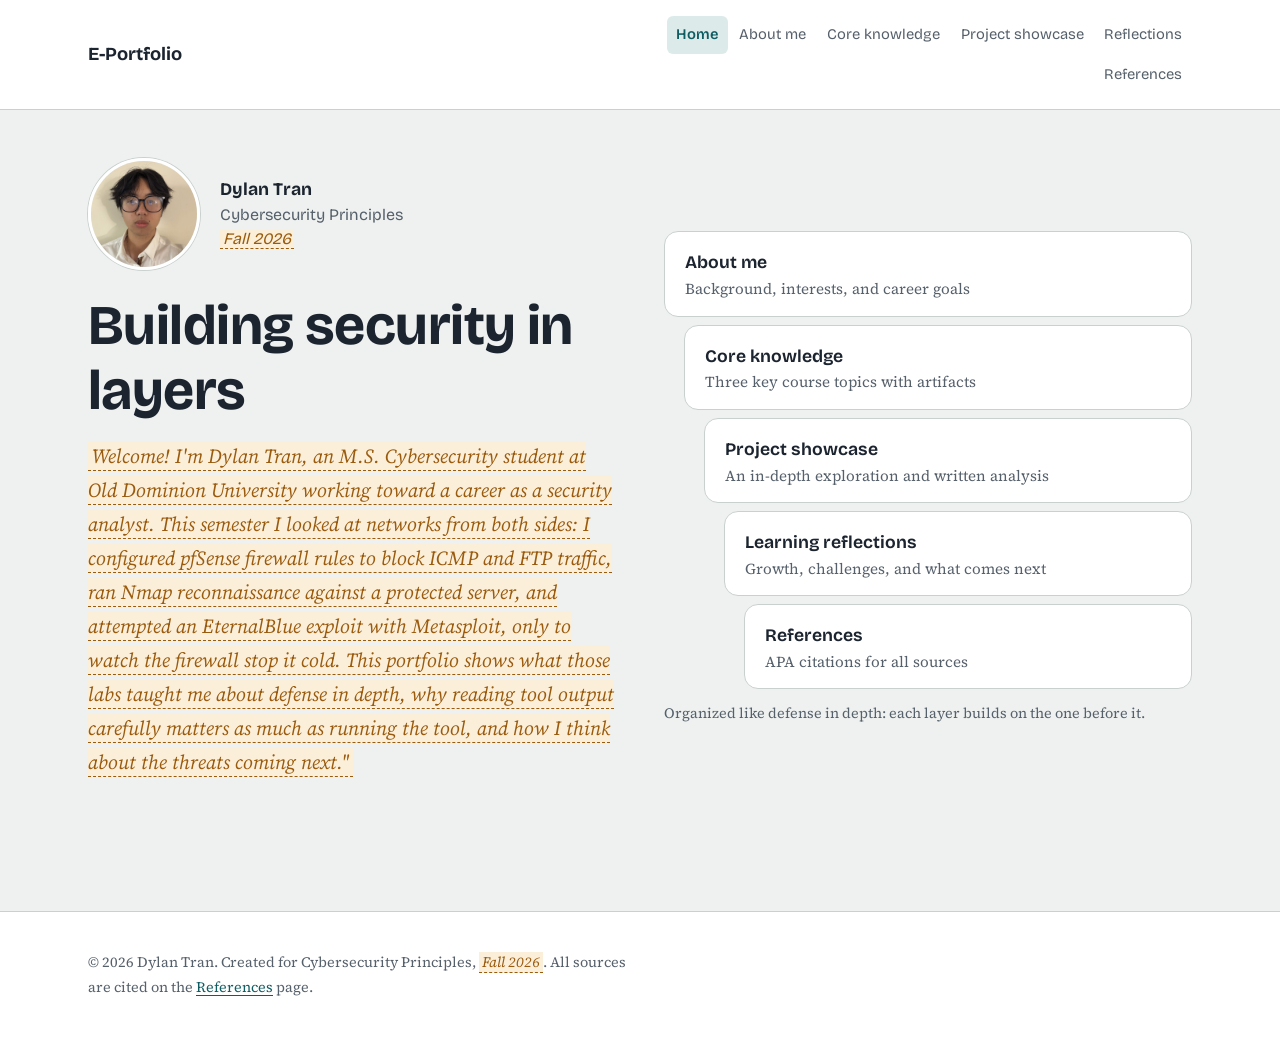
<file: index.html>
<!DOCTYPE html>
<html lang="en">
<head>
  <meta charset="utf-8">
  <meta name="viewport" content="width=device-width, initial-scale=1">
  <title>Home | Dylan Tran, Cybersecurity ePortfolio</title>
  <meta name="description" content="Cybersecurity Principles ePortfolio by Dylan Tran.">
  <link rel="preconnect" href="https://fonts.googleapis.com">
  <link rel="preconnect" href="https://fonts.gstatic.com" crossorigin>
  <link href="https://fonts.googleapis.com/css2?family=Bricolage+Grotesque:opsz,wght@12..96,400;12..96,600;12..96,700&family=Source+Serif+4:ital,opsz,wght@0,8..60,400;0,8..60,600;1,8..60,400&display=swap" rel="stylesheet">
  <link rel="stylesheet" href="style.css">
</head>
<body>
  <a class="skip-link" href="#main">Skip to content</a>
  <header class="site-header">
    <div class="inner">
      <a class="site-name" href="index.html">E-Portfolio</a>
      <nav class="site-nav" aria-label="Main">
        <ul>
        <li><a href="index.html" aria-current="page">Home</a></li>
        <li><a href="about.html">About me</a></li>
        <li><a href="knowledge.html">Core knowledge</a></li>
        <li><a href="project.html">Project showcase</a></li>
        <li><a href="reflections.html">Reflections</a></li>
        <li><a href="references.html">References</a></li>
        </ul>
      </nav>
    </div>
  </header>

  <main id="main">
    <section class="hero">
      <div>
        <div class="hero-id">
          <!-- Replace with your own photo: put it in /images and update src + alt -->
          <img class="headshot" src="images/headshot.jpg" alt="Portrait of Dylan Tran" width="112" height="112">
          <p class="course-meta"><strong>Dylan Tran</strong>Cybersecurity Principles<br><span class="fill">Fall 2026</span></p>
        </div>
        <h1>Building security in layers</h1>
        <p class="page-intro"><span class="fill">Welcome! I'm Dylan Tran, an M.S. Cybersecurity student at Old Dominion University working toward a career as a security analyst. This semester I looked at networks from both sides: I configured pfSense firewall rules to block ICMP and FTP traffic, ran Nmap reconnaissance against a protected server, and attempted an EternalBlue exploit with Metasploit, only to watch the firewall stop it cold. This portfolio shows what those labs taught me about defense in depth, why reading tool output carefully matters as much as running the tool, and how I think about the threats coming next."</span></p>
      </div>

      <nav aria-label="Portfolio sections">
        <ul class="layers">
          <li><a href="about.html"><span class="layer-title">About me</span><span class="layer-desc">Background, interests, and career goals</span></a></li>
          <li><a href="knowledge.html"><span class="layer-title">Core knowledge</span><span class="layer-desc">Three key course topics with artifacts</span></a></li>
          <li><a href="project.html"><span class="layer-title">Project showcase</span><span class="layer-desc">An in-depth exploration and written analysis</span></a></li>
          <li><a href="reflections.html"><span class="layer-title">Learning reflections</span><span class="layer-desc">Growth, challenges, and what comes next</span></a></li>
          <li><a href="references.html"><span class="layer-title">References</span><span class="layer-desc">APA citations for all sources</span></a></li>
        </ul>
        <p class="layers-caption">Organized like defense in depth: each layer builds on the one before it.</p>
      </nav>
    </section>
  </main>

  <footer class="site-footer">
    <div class="inner">
      <p>&copy; 2026 Dylan Tran. Created for Cybersecurity Principles, <span class="fill">Fall 2026</span>. All sources are cited on the <a href="references.html">References</a> page.</p>
    </div>
  </footer>
</body>
</html>
</file>
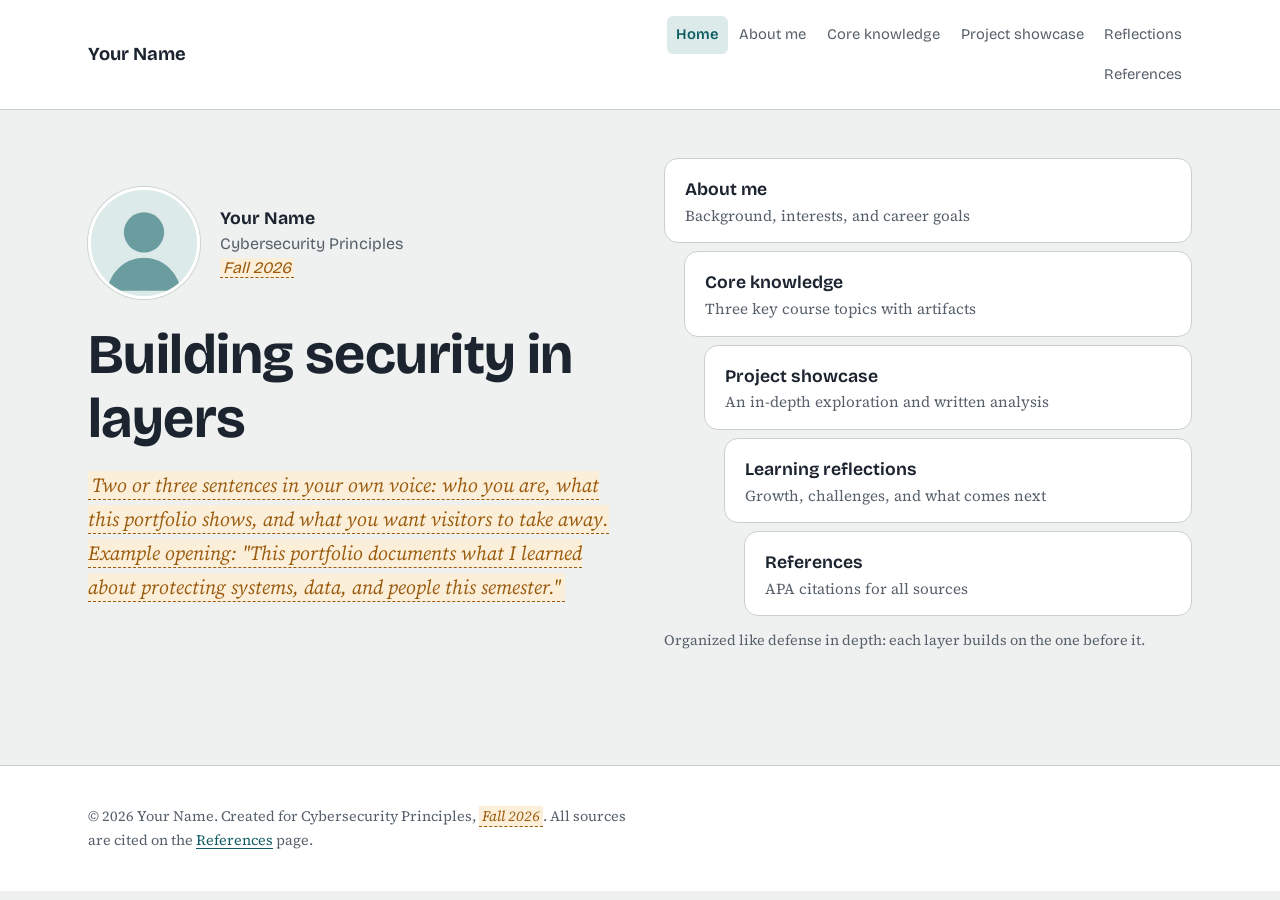
<file: eportfolio/index.html>
<!DOCTYPE html>
<html lang="en">
<head>
  <meta charset="utf-8">
  <meta name="viewport" content="width=device-width, initial-scale=1">
  <title>Home | Your Name, Cybersecurity ePortfolio</title>
  <meta name="description" content="Cybersecurity Principles ePortfolio by Your Name.">
  <link rel="preconnect" href="https://fonts.googleapis.com">
  <link rel="preconnect" href="https://fonts.gstatic.com" crossorigin>
  <link href="https://fonts.googleapis.com/css2?family=Bricolage+Grotesque:opsz,wght@12..96,400;12..96,600;12..96,700&family=Source+Serif+4:ital,opsz,wght@0,8..60,400;0,8..60,600;1,8..60,400&display=swap" rel="stylesheet">
  <link rel="stylesheet" href="style.css">
</head>
<body>
  <a class="skip-link" href="#main">Skip to content</a>
  <header class="site-header">
    <div class="inner">
      <a class="site-name" href="index.html">Your Name</a>
      <nav class="site-nav" aria-label="Main">
        <ul>
        <li><a href="index.html" aria-current="page">Home</a></li>
        <li><a href="about.html">About me</a></li>
        <li><a href="knowledge.html">Core knowledge</a></li>
        <li><a href="project.html">Project showcase</a></li>
        <li><a href="reflections.html">Reflections</a></li>
        <li><a href="references.html">References</a></li>
        </ul>
      </nav>
    </div>
  </header>

  <main id="main">
    <section class="hero">
      <div>
        <div class="hero-id">
          <!-- Replace with your own photo: put it in /images and update src + alt -->
          <img class="headshot" src="images/headshot-placeholder.svg" alt="Portrait of Your Name" width="112" height="112">
          <p class="course-meta"><strong>Your Name</strong>Cybersecurity Principles<br><span class="fill">Fall 2026</span></p>
        </div>
        <h1>Building security in layers</h1>
        <p class="page-intro"><span class="fill">Two or three sentences in your own voice: who you are, what this portfolio shows, and what you want visitors to take away. Example opening: "This portfolio documents what I learned about protecting systems, data, and people this semester."</span></p>
      </div>

      <nav aria-label="Portfolio sections">
        <ul class="layers">
          <li><a href="about.html"><span class="layer-title">About me</span><span class="layer-desc">Background, interests, and career goals</span></a></li>
          <li><a href="knowledge.html"><span class="layer-title">Core knowledge</span><span class="layer-desc">Three key course topics with artifacts</span></a></li>
          <li><a href="project.html"><span class="layer-title">Project showcase</span><span class="layer-desc">An in-depth exploration and written analysis</span></a></li>
          <li><a href="reflections.html"><span class="layer-title">Learning reflections</span><span class="layer-desc">Growth, challenges, and what comes next</span></a></li>
          <li><a href="references.html"><span class="layer-title">References</span><span class="layer-desc">APA citations for all sources</span></a></li>
        </ul>
        <p class="layers-caption">Organized like defense in depth: each layer builds on the one before it.</p>
      </nav>
    </section>
  </main>

  <footer class="site-footer">
    <div class="inner">
      <p>&copy; 2026 Your Name. Created for Cybersecurity Principles, <span class="fill">Fall 2026</span>. All sources are cited on the <a href="references.html">References</a> page.</p>
    </div>
  </footer>
</body>
</html>
</file>
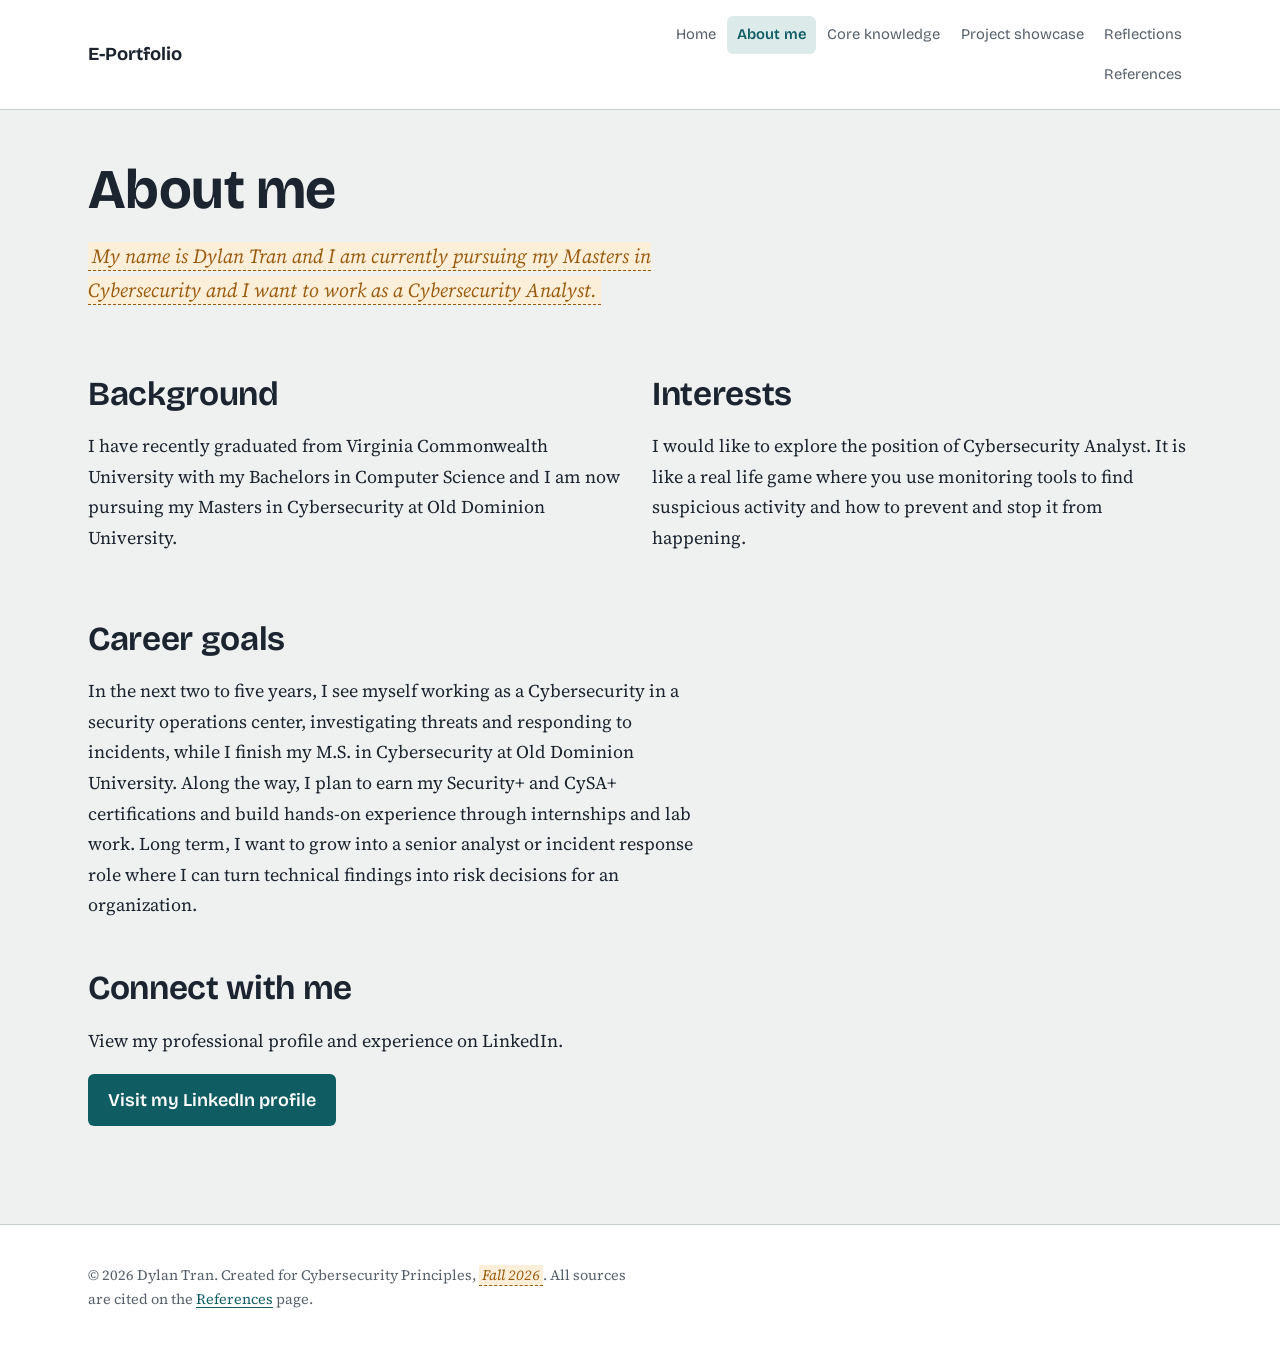
<file: about.html>
<!DOCTYPE html>
<html lang="en">
<head>
  <meta charset="utf-8">
  <meta name="viewport" content="width=device-width, initial-scale=1">
  <title>About me | Dylan Tran, Cybersecurity ePortfolio</title>
  <meta name="description" content="Cybersecurity Principles ePortfolio by Dylan Tran.">
  <link rel="preconnect" href="https://fonts.googleapis.com">
  <link rel="preconnect" href="https://fonts.gstatic.com" crossorigin>
  <link href="https://fonts.googleapis.com/css2?family=Bricolage+Grotesque:opsz,wght@12..96,400;12..96,600;12..96,700&family=Source+Serif+4:ital,opsz,wght@0,8..60,400;0,8..60,600;1,8..60,400&display=swap" rel="stylesheet">
  <link rel="stylesheet" href="style.css">
</head>
<body>
  <a class="skip-link" href="#main">Skip to content</a>
  <header class="site-header">
    <div class="inner">
      <a class="site-name" href="index.html">E-Portfolio</a>
      <nav class="site-nav" aria-label="Main">
        <ul>
        <li><a href="index.html">Home</a></li>
        <li><a href="about.html" aria-current="page">About me</a></li>
        <li><a href="knowledge.html">Core knowledge</a></li>
        <li><a href="project.html">Project showcase</a></li>
        <li><a href="reflections.html">Reflections</a></li>
        <li><a href="references.html">References</a></li>
        </ul>
      </nav>
    </div>
  </header>

  <main id="main">
    <h1>About me</h1>
    <p class="page-intro"><span class="fill">My name is Dylan Tran and I am currently pursuing my Masters in Cybersecurity and I want to work as a Cybersecurity Analyst.</span></p>

    <div class="two-col">
      <section>
        <h2>Background</h2>
        <p>I have recently graduated from Virginia Commonwealth University with my Bachelors in Computer Science and I am now pursuing my Masters in Cybersecurity at Old Dominion University.</span></p>
      </section>
      <section>
        <h2>Interests</h2>
        <p>I would like to explore the position of Cybersecurity Analyst. It is like a real life game where you use monitoring tools to find suspicious activity and how to prevent and stop it from happening.</span></p>
      </section>
    </div>

    <h2>Career goals</h2>
    <p>In the next two to five years, I see myself working as a Cybersecurity in a security operations center, investigating threats and responding to incidents, while I finish my M.S. in Cybersecurity at Old Dominion University. Along the way, I plan to earn my Security+ and CySA+ certifications and build hands-on experience through internships and lab work. Long term, I want to grow into a senior analyst or incident response role where I can turn technical findings into risk decisions for an organization.</span></p>

        <h2>Connect with me</h2>
    <p>View my professional profile and experience on LinkedIn.</p>

    <p><a class="button" href="https://www.linkedin.com/in/dylan-tran-b6367a311/" target="_blank" rel="noopener">Visit my LinkedIn profile</a></p>
  </main>

  <footer class="site-footer">
    <div class="inner">
      <p>&copy; 2026 Dylan Tran. Created for Cybersecurity Principles, <span class="fill">Fall 2026</span>. All sources are cited on the <a href="references.html">References</a> page.</p>
    </div>
  </footer>
</body>
</html>
</file>
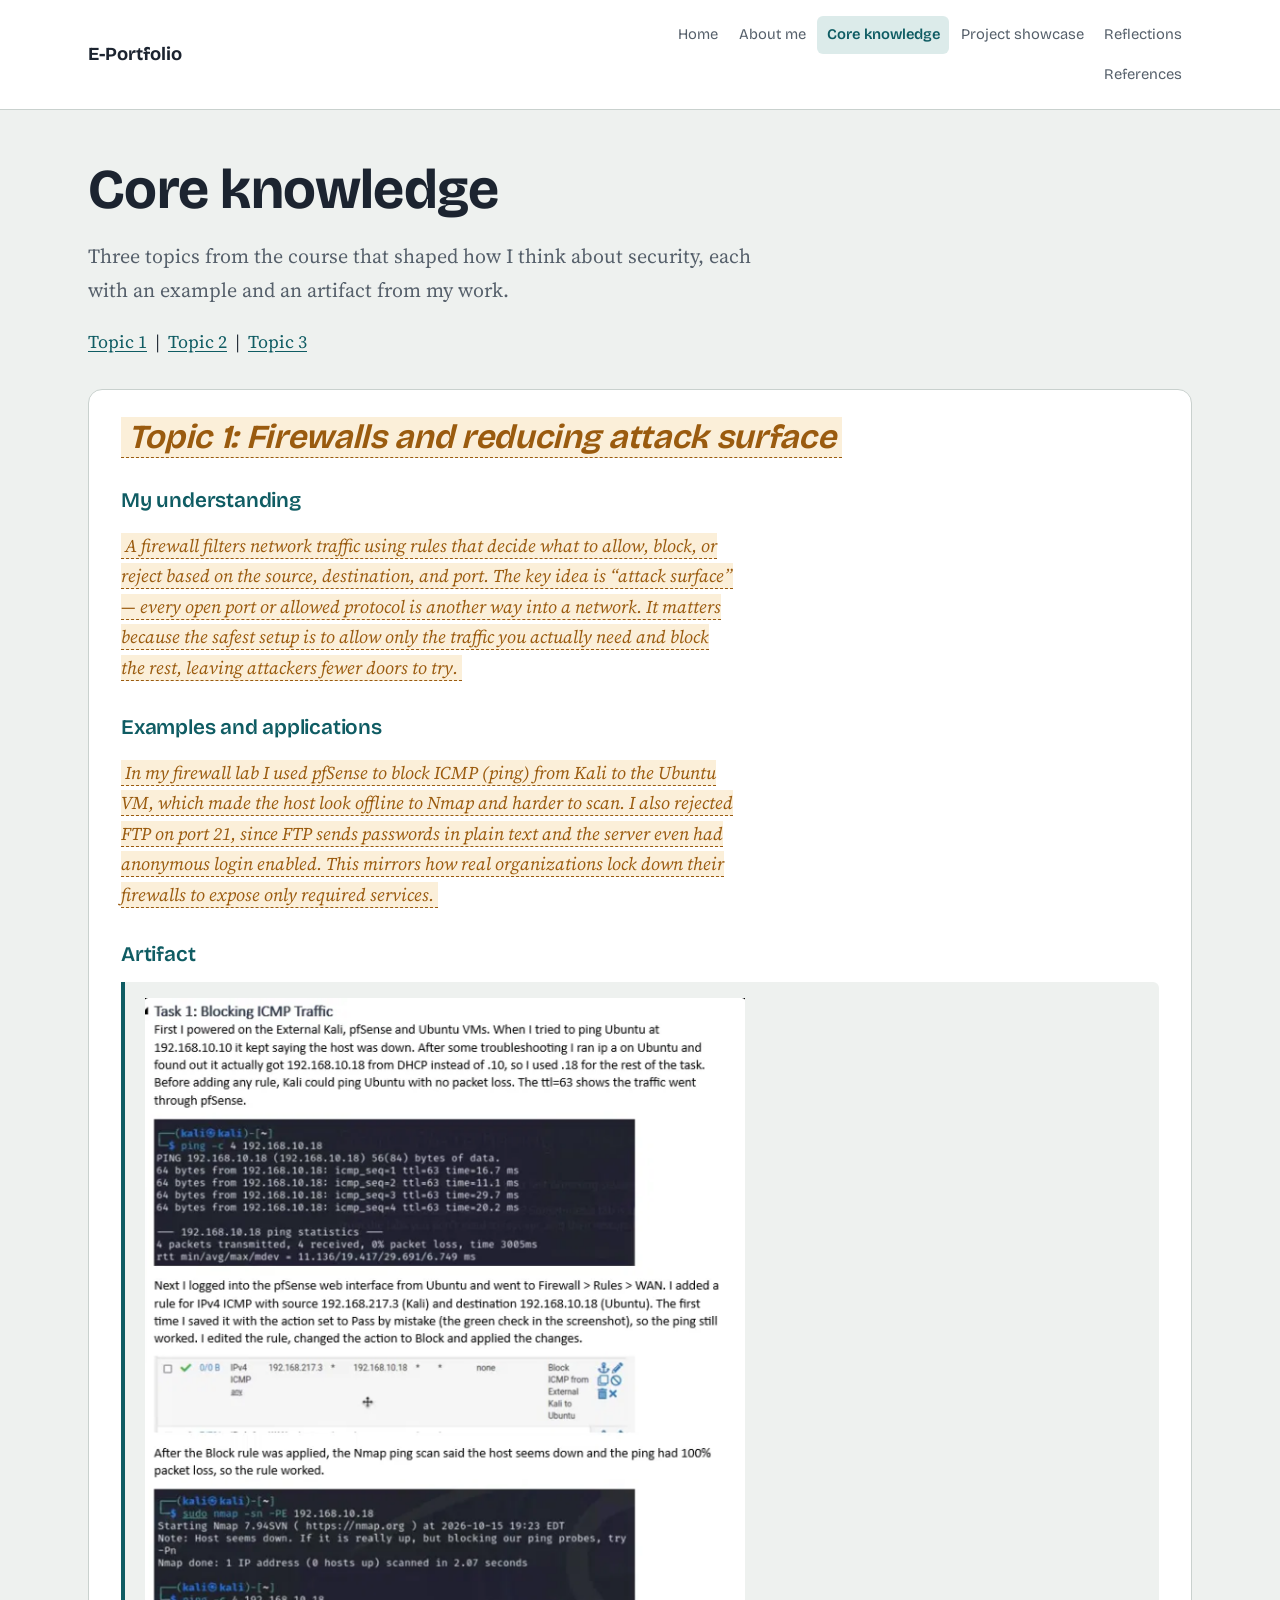
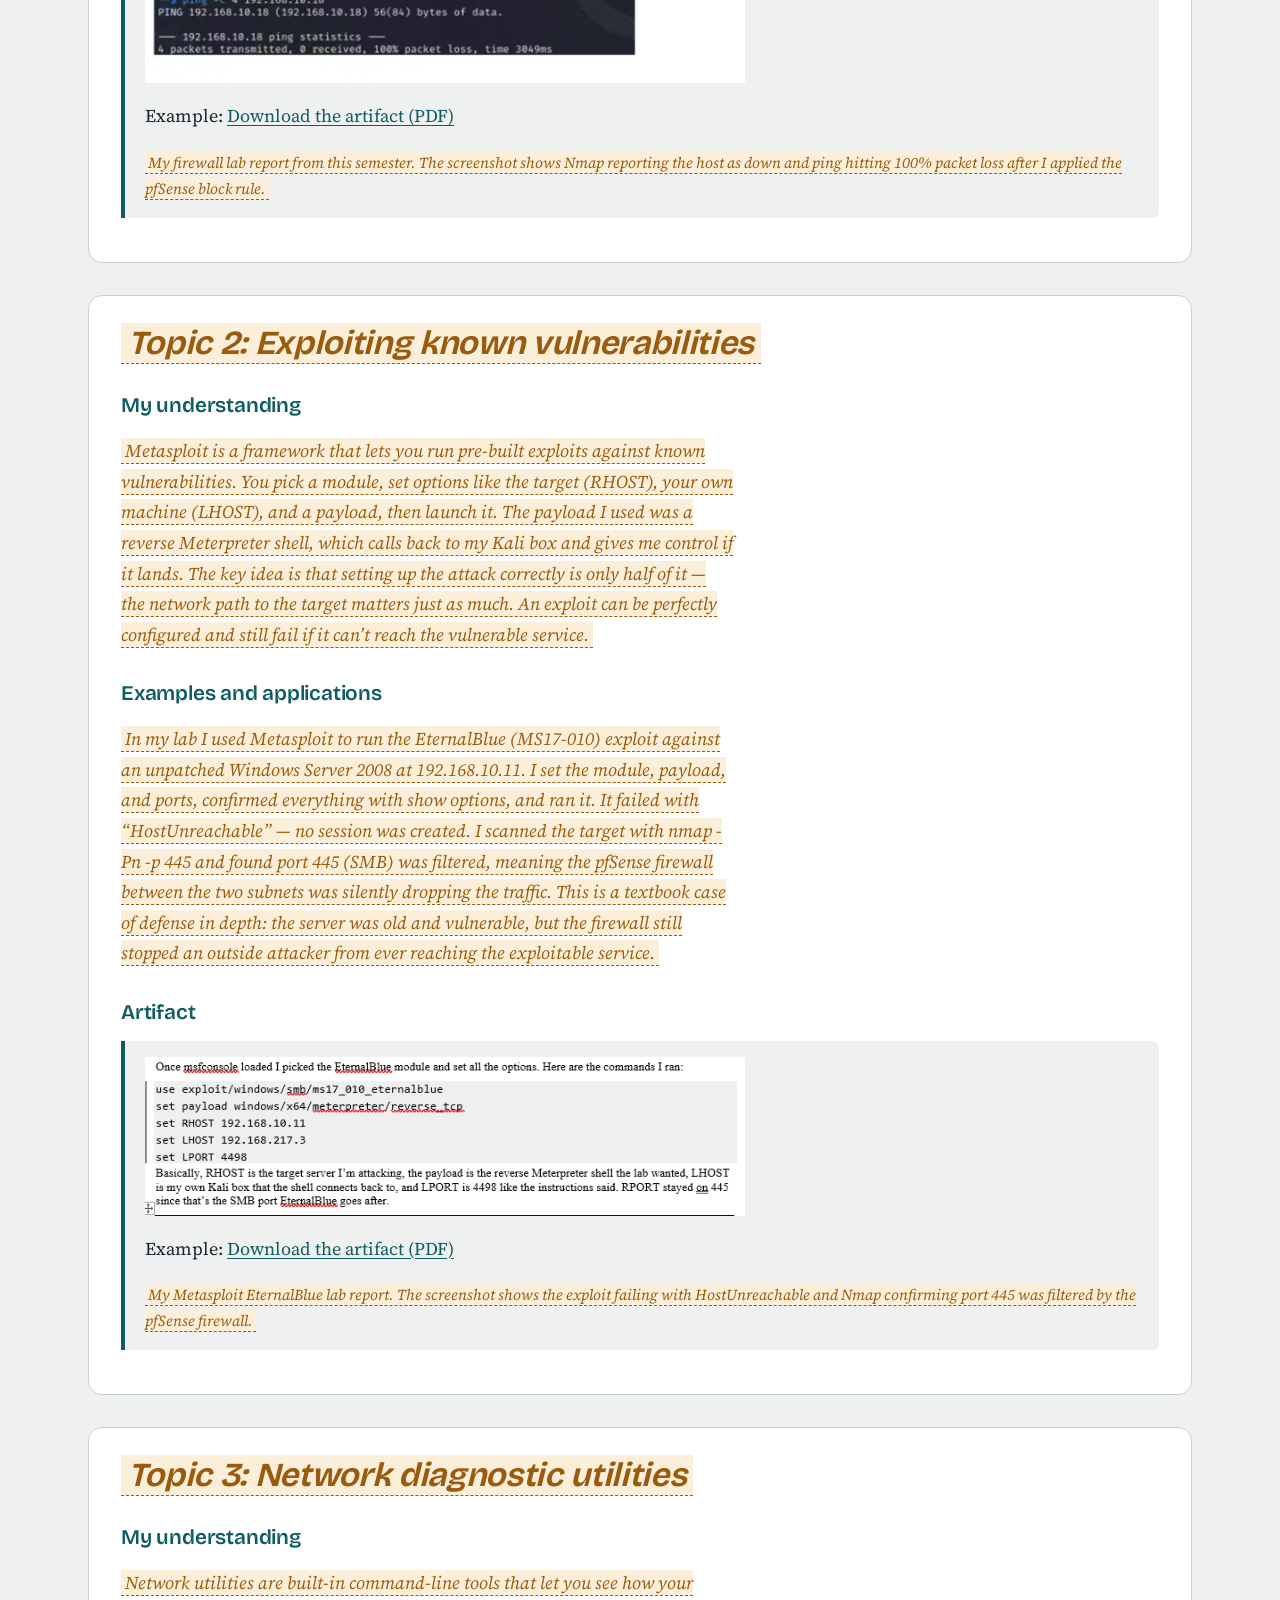
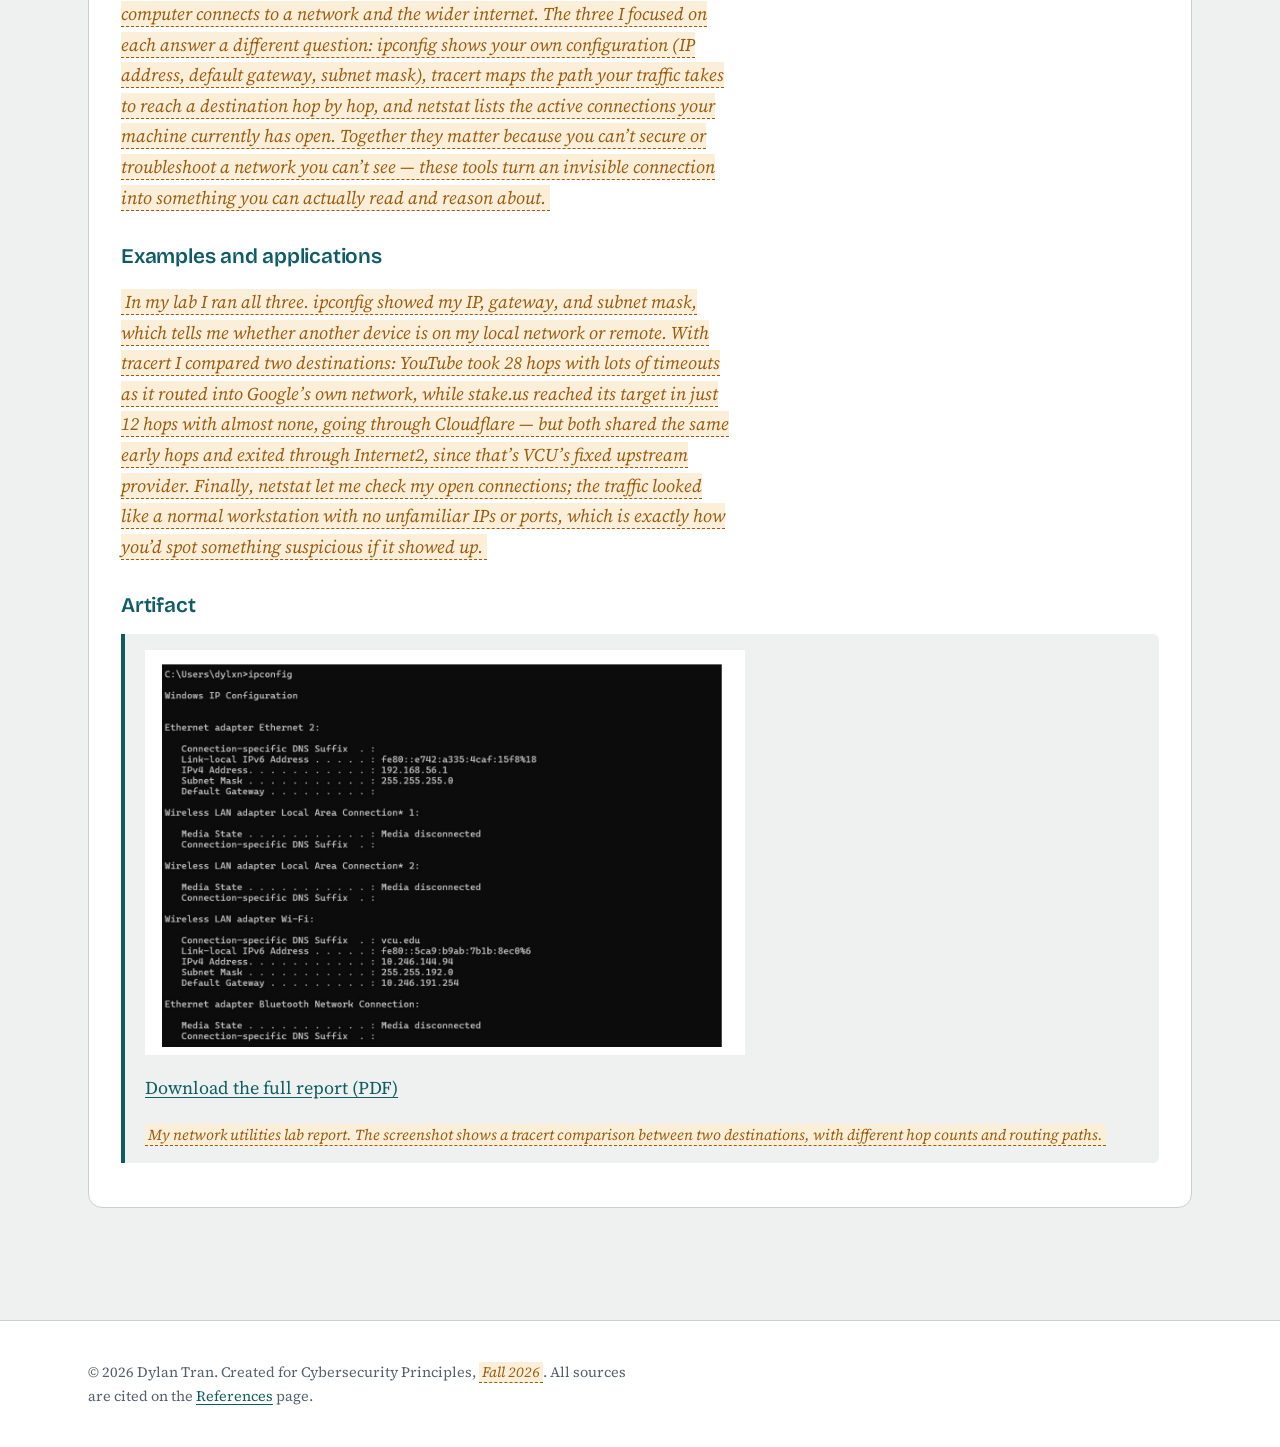
<file: knowledge.html>
<!DOCTYPE html>
<html lang="en">
<head>
  <meta charset="utf-8">
  <meta name="viewport" content="width=device-width, initial-scale=1">
  <title>Core knowledge | Dylan Tran, Cybersecurity ePortfolio</title>
  <meta name="description" content="Cybersecurity Principles ePortfolio by Dylan Tran.">
  <link rel="preconnect" href="https://fonts.googleapis.com">
  <link rel="preconnect" href="https://fonts.gstatic.com" crossorigin>
  <link href="https://fonts.googleapis.com/css2?family=Bricolage+Grotesque:opsz,wght@12..96,400;12..96,600;12..96,700&family=Source+Serif+4:ital,opsz,wght@0,8..60,400;0,8..60,600;1,8..60,400&display=swap" rel="stylesheet">
  <link rel="stylesheet" href="style.css">
</head>
<body>
  <a class="skip-link" href="#main">Skip to content</a>
  <header class="site-header">
    <div class="inner">
      <a class="site-name" href="index.html">E-Portfolio</a>
      <nav class="site-nav" aria-label="Main">
        <ul>
        <li><a href="index.html">Home</a></li>
        <li><a href="about.html">About me</a></li>
        <li><a href="knowledge.html" aria-current="page">Core knowledge</a></li>
        <li><a href="project.html">Project showcase</a></li>
        <li><a href="reflections.html">Reflections</a></li>
        <li><a href="references.html">References</a></li>
        </ul>
      </nav>
    </div>
  </header>

  <main id="main">
    <h1>Core knowledge</h1>
    <p class="page-intro">Three topics from the course that shaped how I think about security, each with an example and an artifact from my work.</p>

    <nav aria-label="Topics on this page">
      <p><a href="#topic-1">Topic 1</a> &nbsp;|&nbsp; <a href="#topic-2">Topic 2</a> &nbsp;|&nbsp; <a href="#topic-3">Topic 3</a></p>
    </nav>

    <article class="topic" id="topic-1">
      <h2><span class="fill">Topic 1: Firewalls and reducing attack surface</span></h2>

      <h3>My understanding</h3>
      <p><span class="fill">A firewall filters network traffic using rules that decide what to allow, block, or reject based on the source, destination, and port. The key idea is “attack surface” — every open port or allowed protocol is another way into a network. It matters because the safest setup is to allow only the traffic you actually need and block the rest, leaving attackers fewer doors to try.</span></p>

      <h3>Examples and applications</h3>
      <p><span class="fill">In my firewall lab I used pfSense to block ICMP (ping) from Kali to the Ubuntu VM, which made the host look offline to Nmap and harder to scan. I also rejected FTP on port 21, since FTP sends passwords in plain text and the server even had anonymous login enabled. This mirrors how real organizations lock down their firewalls to expose only required services.</span></p>

      <h3>Artifact</h3>
      <figure class="artifact">
  <img src="images/icmp-block-proof.png" alt="Nmap reporting host down and ping at 100% packet loss after pfSense block rule" width="600">
  <p>Example: <a href="artifacts/firewall-lab-report.pdf">Download the artifact (PDF)</a></p>
  <figcaption><span class="fill">My firewall lab report from this semester. The screenshot shows Nmap reporting the host as down and ping hitting 100% packet loss after I applied the pfSense block rule.</span></figcaption>
</figure>
    </article>

    <article class="topic" id="topic-2">
      <h2><span class="fill">Topic 2: Exploiting known vulnerabilities</span></h2>

      <h3>My understanding</h3>
      <p><span class="fill">Metasploit is a framework that lets you run pre-built exploits against known vulnerabilities. You pick a module, set options like the target (RHOST), your own machine (LHOST), and a payload, then launch it. The payload I used was a reverse Meterpreter shell, which calls back to my Kali box and gives me control if it lands. The key idea is that setting up the attack correctly is only half of it — the network path to the target matters just as much. An exploit can be perfectly configured and still fail if it can’t reach the vulnerable service.</span></p>

      <h3>Examples and applications</h3>
      <p><span class="fill">In my lab I used Metasploit to run the EternalBlue (MS17-010) exploit against an unpatched Windows Server 2008 at 192.168.10.11. I set the module, payload, and ports, confirmed everything with show options, and ran it. It failed with “HostUnreachable” — no session was created. I scanned the target with nmap -Pn -p 445 and found port 445 (SMB) was filtered, meaning the pfSense firewall between the two subnets was silently dropping the traffic. This is a textbook case of defense in depth: the server was old and vulnerable, but the firewall still stopped an outside attacker from ever reaching the exploitable service.</span></p>

      <h3>Artifact</h3>
      <figure class="artifact">
  <img src="images/eternalblue-blocked.png" alt="Metasploit HostUnreachable error and Nmap showing port 445 filtered" width="600">
  <p>Example: <a href="artifacts/metasploit-lab-report.pdf">Download the artifact (PDF)</a></p>
  <figcaption><span class="fill">My Metasploit EternalBlue lab report. The screenshot shows the exploit failing with HostUnreachable and Nmap confirming port 445 was filtered by the pfSense firewall.</span></figcaption>
</figure>
    </article>

    <article class="topic" id="topic-3">
      <h2><span class="fill">Topic 3: Network diagnostic utilities</span></h2>

      <h3>My understanding</h3>
      <p><span class="fill">Network utilities are built-in command-line tools that let you see how your computer connects to a network and the wider internet. The three I focused on each answer a different question: ipconfig shows your own configuration (IP address, default gateway, subnet mask), tracert maps the path your traffic takes to reach a destination hop by hop, and netstat lists the active connections your machine currently has open. Together they matter because you can’t secure or troubleshoot a network you can’t see — these tools turn an invisible connection into something you can actually read and reason about.</span></p>

      <h3>Examples and applications</h3>
      <p><span class="fill">In my lab I ran all three. ipconfig showed my IP, gateway, and subnet mask, which tells me whether another device is on my local network or remote. With tracert I compared two destinations: YouTube took 28 hops with lots of timeouts as it routed into Google’s own network, while stake.us reached its target in just 12 hops with almost none, going through Cloudflare — but both shared the same early hops and exited through Internet2, since that’s VCU’s fixed upstream provider. Finally, netstat let me check my open connections; the traffic looked like a normal workstation with no unfamiliar IPs or ports, which is exactly how you’d spot something suspicious if it showed up.</span></p>

      <h3>Artifact</h3>
      <figure class="artifact">
  <img src="images/tracert-comparison.png" alt="Tracert output comparing hops to two different destinations" width="600">
  <p><a href="artifacts/network-utilities-report.pdf">Download the full report (PDF)</a></p>
  <figcaption><span class="fill">My network utilities lab report. The screenshot shows a tracert comparison between two destinations, with different hop counts and routing paths.</span></figcaption>
</figure>
    </article>

    <!-- Code snippet artifact example, if one of your artifacts is code:
    <pre><code># paste your script here
    </code></pre>
    -->
  </main>

  <footer class="site-footer">
    <div class="inner">
      <p>&copy; 2026 Dylan Tran. Created for Cybersecurity Principles, <span class="fill">Fall 2026</span>. All sources are cited on the <a href="references.html">References</a> page.</p>
    </div>
  </footer>
</body>
</html>
</file>
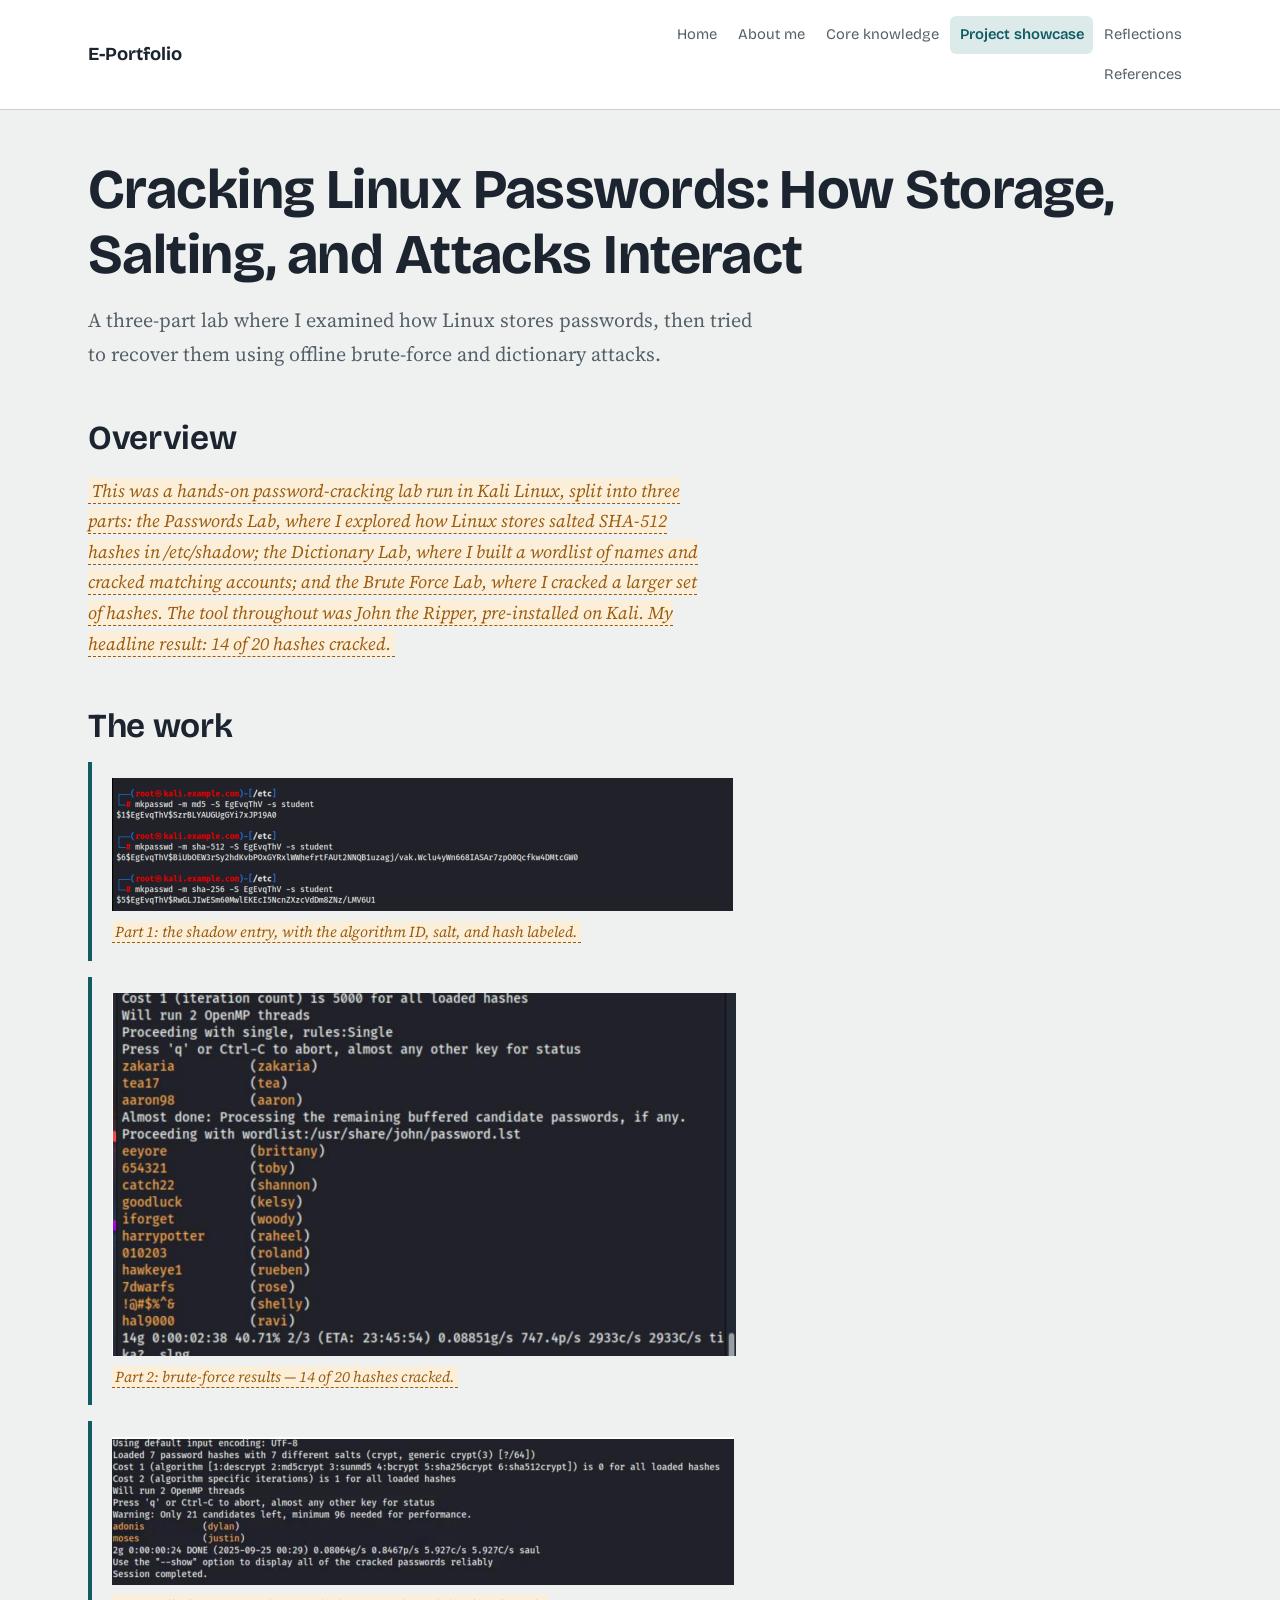
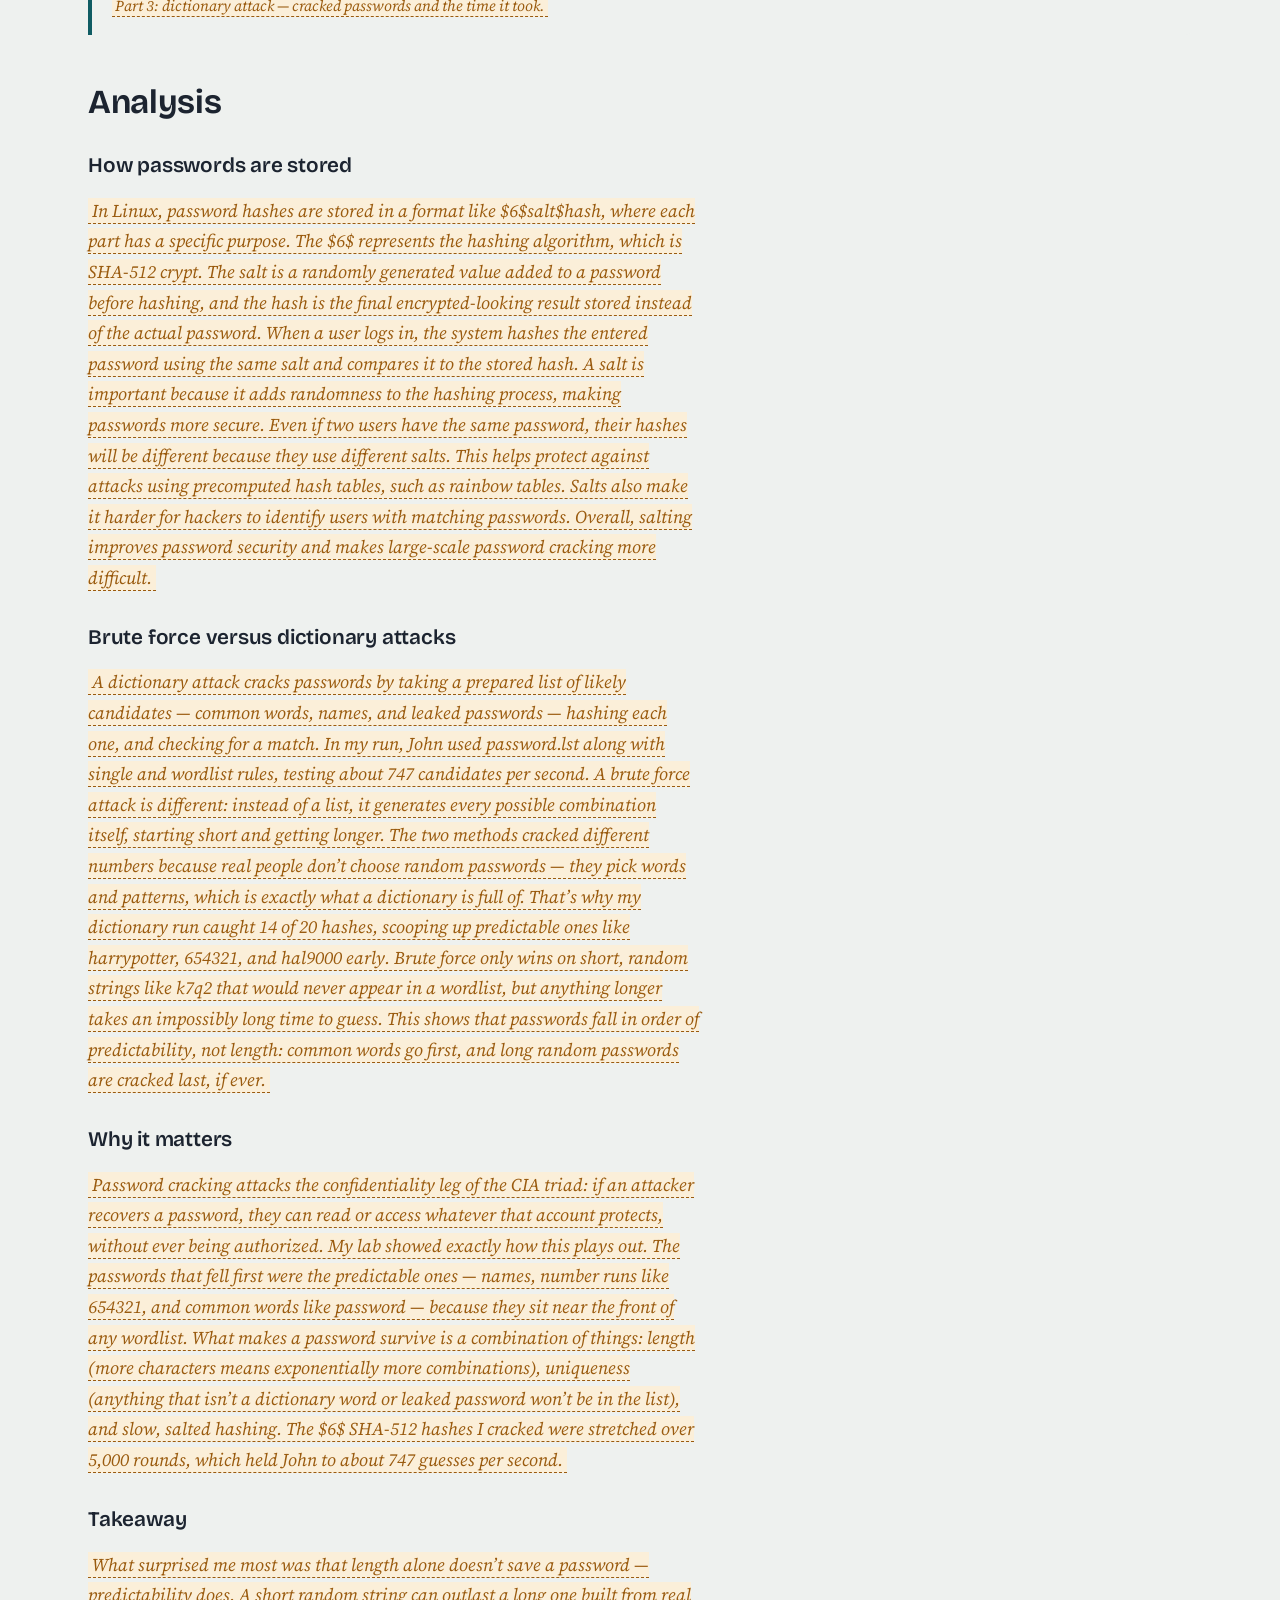
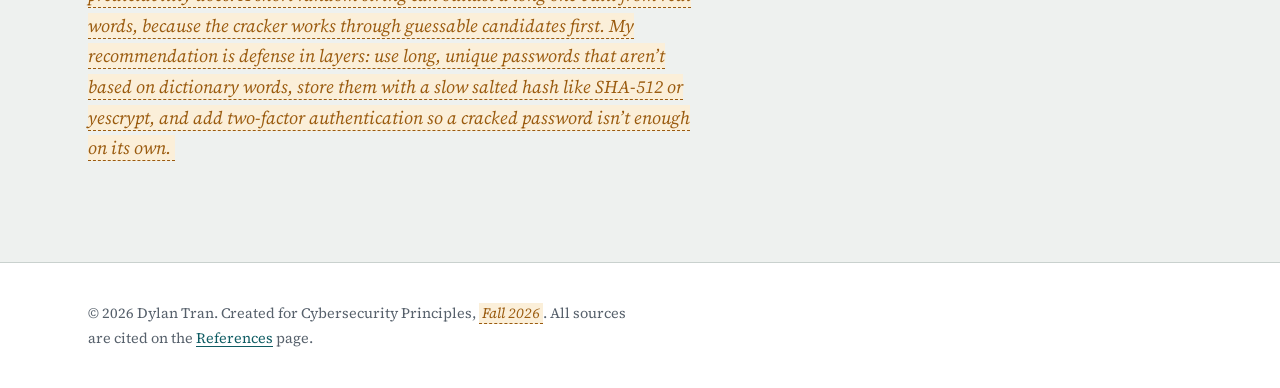
<file: project.html>
<!DOCTYPE html>
<html lang="en">
<head>
  <meta charset="utf-8">
  <meta name="viewport" content="width=device-width, initial-scale=1">
  <title>Project showcase | Dylan Tran, Cybersecurity ePortfolio</title>
  <meta name="description" content="Cybersecurity Principles ePortfolio by Dylan Tran.">
  <link rel="preconnect" href="https://fonts.googleapis.com">
  <link rel="preconnect" href="https://fonts.gstatic.com" crossorigin>
  <link href="https://fonts.googleapis.com/css2?family=Bricolage+Grotesque:opsz,wght@12..96,400;12..96,600;12..96,700&family=Source+Serif+4:ital,opsz,wght@0,8..60,400;0,8..60,600;1,8..60,400&display=swap" rel="stylesheet">
  <link rel="stylesheet" href="style.css">
</head>
<body>
  <a class="skip-link" href="#main">Skip to content</a>
  <header class="site-header">
    <div class="inner">
      <a class="site-name" href="index.html">E-Portfolio</a>
      <nav class="site-nav" aria-label="Main">
        <ul>
        <li><a href="index.html">Home</a></li>
        <li><a href="about.html">About me</a></li>
        <li><a href="knowledge.html">Core knowledge</a></li>
        <li><a href="project.html" aria-current="page">Project showcase</a></li>
        <li><a href="reflections.html">Reflections</a></li>
        <li><a href="references.html">References</a></li>
        </ul>
      </nav>
    </div>
  </header>

   <main id="main">
    <h1>Cracking Linux Passwords: How Storage, Salting, and Attacks Interact</h1>
    <p class="page-intro">A three-part lab where I examined how Linux stores
      passwords, then tried to recover them using offline brute-force and dictionary attacks.

    <section>
      <h2>Overview</h2>
      <p><span class="fill">This was a hands-on password-cracking lab run in Kali Linux, split into three parts: the Passwords Lab, where I explored how Linux stores salted SHA-512 hashes in /etc/shadow; the Dictionary Lab, where I built a wordlist of names and cracked matching accounts; and the Brute Force Lab, where I cracked a larger set of hashes. The tool throughout was John the Ripper, pre-installed on Kali. My headline result: 14 of 20 hashes cracked.</span></p>
    </section>

    <section>
      <h2>The work</h2>

      <figure class="artifact">
        <img src="images/shadow.png" alt="Shadow file entry showing the $6$ SHA-512 prefix, salt, and hash">
        <figcaption><span class="fill">Part 1: the shadow entry, with the algorithm ID, salt, and hash labeled.</span></figcaption>
      </figure>

      <figure class="artifact">
        <img src="images/bruteforce.png" alt="John the Ripper output showing cracked hashes from the brute-force lab">
        <figcaption><span class="fill">Part 2: brute-force results — 14 of 20 hashes cracked.</span></figcaption>
      </figure>

      <figure class="artifact">
        <img src="images/dictionary.png" alt="Dictionary attack output showing cracked passwords and time taken">
        <figcaption><span class="fill">Part 3: dictionary attack — cracked passwords and the time it took.</span></figcaption>
      </figure>

    

    <section>
      <h2>Analysis</h2>
      <!-- REQUIRED: 500–800 words, your own writing. Scaffold below — replace each span. -->

      <h3>How passwords are stored</h3>
      <p><span class="fill">In Linux, password hashes are stored in a format like $6$salt$hash, where each part has a specific purpose. The $6$ represents the hashing algorithm, which is SHA-512 crypt. The salt is a randomly generated value added to a password before hashing, and the hash is the final encrypted-looking result stored instead of the actual password. When a user logs in, the system hashes the entered password using the same salt and compares it to the stored hash.

A salt is important because it adds randomness to the hashing process, making passwords more secure. Even if two users have the same password, their hashes will be different because they use different salts. This helps protect against attacks using precomputed hash tables, such as rainbow tables. Salts also make it harder for hackers to identify users with matching passwords. Overall, salting improves password security and makes large-scale password cracking more difficult.</span></p>

      <h3>Brute force versus dictionary attacks</h3>
      <p><span class="fill">A dictionary attack cracks passwords by taking a prepared list of likely candidates — common words, names, and leaked passwords — hashing each one, and checking for a match. In my run, John used password.lst along with single and wordlist rules, testing about 747 candidates per second. A brute force attack is different: instead of a list, it generates every possible combination itself, starting short and getting longer. The two methods cracked different numbers because real people don’t choose random passwords — they pick words and patterns, which is exactly what a dictionary is full of. That’s why my dictionary run caught 14 of 20 hashes, scooping up predictable ones like harrypotter, 654321, and hal9000 early. Brute force only wins on short, random strings like k7q2 that would never appear in a wordlist, but anything longer takes an impossibly long time to guess. This shows that passwords fall in order of predictability, not length: common words go first, and long random passwords are cracked last, if ever.</span></p>

      <h3>Why it matters</h3>
      <p><span class="fill">Password cracking attacks the confidentiality leg of the CIA triad: if an attacker recovers a password, they can read or access whatever that account protects, without ever being authorized. My lab showed exactly how this plays out. The passwords that fell first were the predictable ones — names, number runs like 654321, and common words like password — because they sit near the front of any wordlist. What makes a password survive is a combination of things: length (more characters means exponentially more combinations), uniqueness (anything that isn’t a dictionary word or leaked password won’t be in the list), and slow, salted hashing. The $6$ SHA-512 hashes I cracked were stretched over 5,000 rounds, which held John to about 747 guesses per second.</span></p>

      <h3>Takeaway</h3>
      <p><span class="fill">What surprised me most was that length alone doesn’t save a password — predictability does. A short random string can outlast a long one built from real words, because the cracker works through guessable candidates first. My recommendation is defense in layers: use long, unique passwords that aren’t based on dictionary words, store them with a slow salted hash like SHA-512 or yescrypt, and add two-factor authentication so a cracked password isn’t enough on its own.</span></p>
    </section>
  </main>

  <footer class="site-footer">
    <div class="inner">
      <p>&copy; 2026 Dylan Tran. Created for Cybersecurity Principles, <span class="fill">Fall 2026</span>. All sources are cited on the <a href="references.html">References</a> page.</p>
    </div>
  </footer>
</body>
</html>
</file>
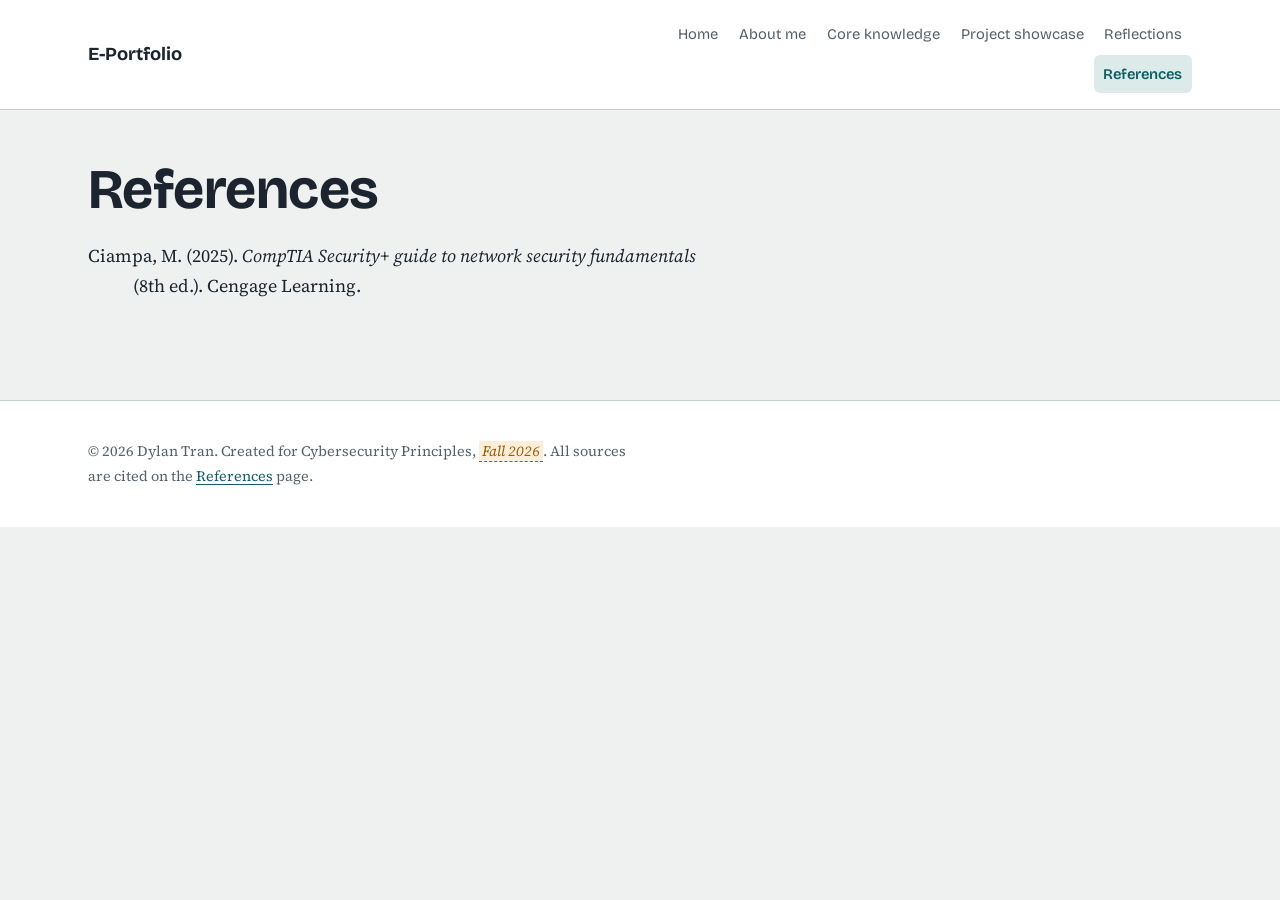
<file: references.html>
<!DOCTYPE html>
<html lang="en">
<head>
  <meta charset="utf-8">
  <meta name="viewport" content="width=device-width, initial-scale=1">
  <title>References | Dylan Tran, Cybersecurity ePortfolio</title>
  <meta name="description" content="Cybersecurity Principles ePortfolio by Dylan Tran.">
  <link rel="preconnect" href="https://fonts.googleapis.com">
  <link rel="preconnect" href="https://fonts.gstatic.com" crossorigin>
  <link href="https://fonts.googleapis.com/css2?family=Bricolage+Grotesque:opsz,wght@12..96,400;12..96,600;12..96,700&family=Source+Serif+4:ital,opsz,wght@0,8..60,400;0,8..60,600;1,8..60,400&display=swap" rel="stylesheet">
  <link rel="stylesheet" href="style.css">
</head>
<body>
  <a class="skip-link" href="#main">Skip to content</a>
  <header class="site-header">
    <div class="inner">
      <a class="site-name" href="index.html">E-Portfolio</a>
      <nav class="site-nav" aria-label="Main">
        <ul>
        <li><a href="index.html">Home</a></li>
        <li><a href="about.html">About me</a></li>
        <li><a href="knowledge.html">Core knowledge</a></li>
        <li><a href="project.html">Project showcase</a></li>
        <li><a href="reflections.html">Reflections</a></li>
        <li><a href="references.html" aria-current="page">References</a></li>
        </ul>
      </nav>
    </div>
  </header>

  <main id="main">
    <h1>References</h1>

    <!-- Alphabetize by first author's last name. Replace the examples below with your actual sources. -->
    <ul class="references">
  <li>Ciampa, M. (2025). <em>CompTIA Security+ guide to network security fundamentals</em> (8th ed.). Cengage Learning.</li>
</ul>
  </main>

  <footer class="site-footer">
    <div class="inner">
      <p>&copy; 2026 Dylan Tran. Created for Cybersecurity Principles, <span class="fill">Fall 2026</span>. All sources are cited on the <a href="references.html">References</a> page.</p>
    </div>
  </footer>
</body>
</html>
</file>
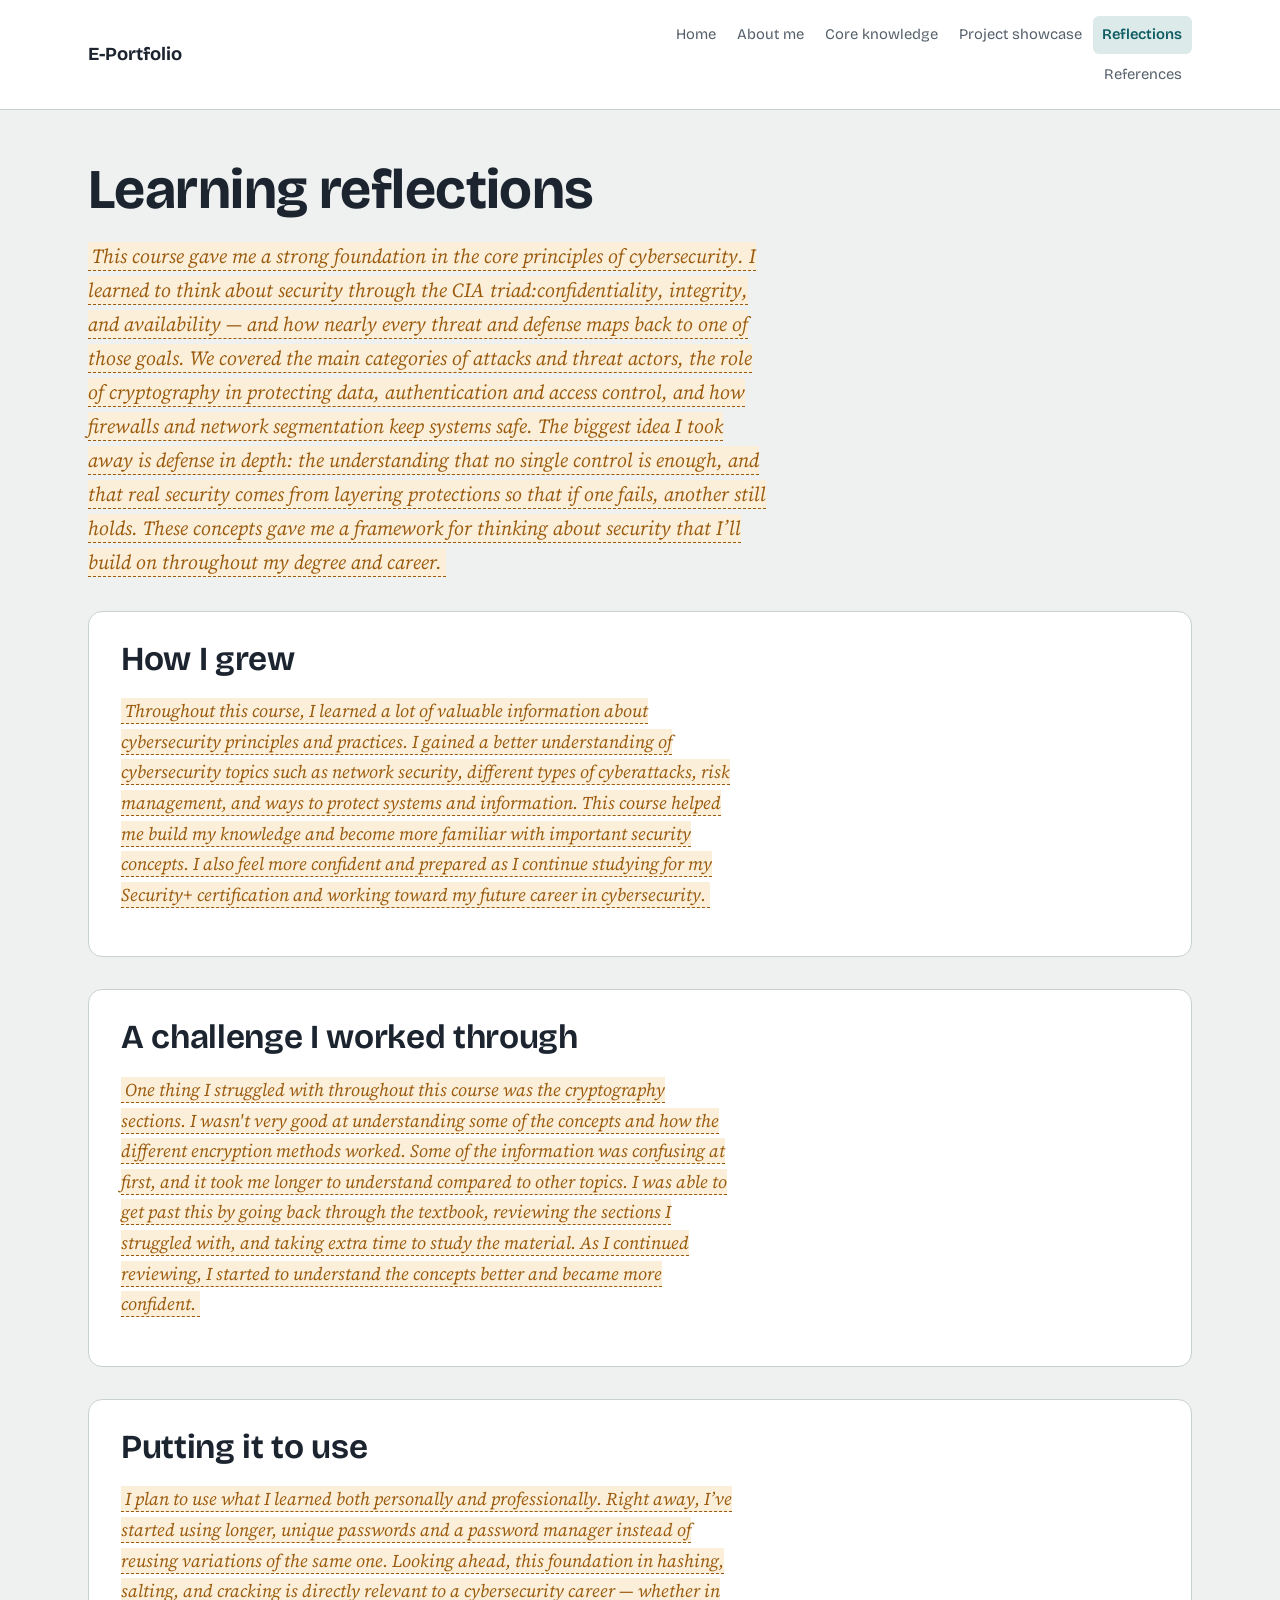
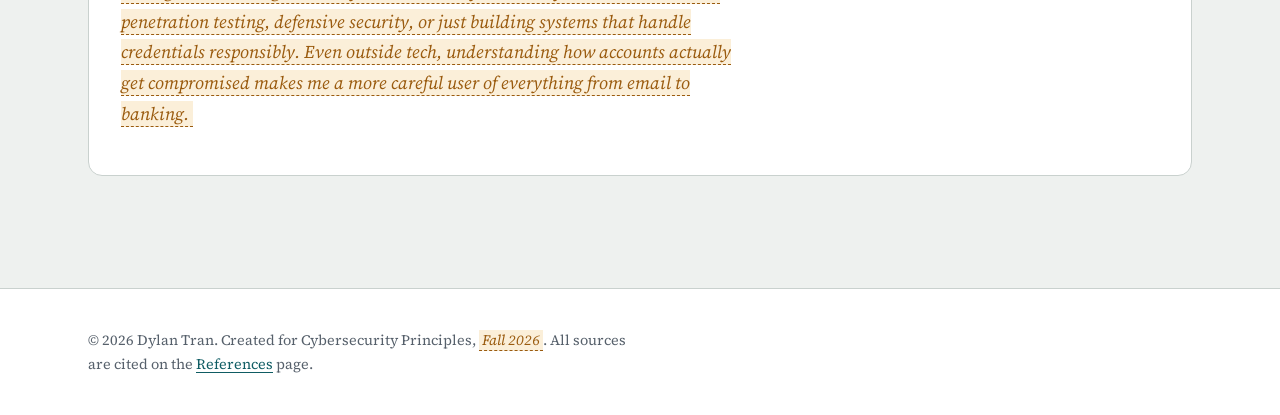
<file: reflections.html>
<!DOCTYPE html>
<html lang="en">
<head>
  <meta charset="utf-8">
  <meta name="viewport" content="width=device-width, initial-scale=1">
  <title>Learning reflections | Dylan Tran, Cybersecurity ePortfolio</title>
  <meta name="description" content="Cybersecurity Principles ePortfolio by Dylan Tran.">
  <link rel="preconnect" href="https://fonts.googleapis.com">
  <link rel="preconnect" href="https://fonts.gstatic.com" crossorigin>
  <link href="https://fonts.googleapis.com/css2?family=Bricolage+Grotesque:opsz,wght@12..96,400;12..96,600;12..96,700&family=Source+Serif+4:ital,opsz,wght@0,8..60,400;0,8..60,600;1,8..60,400&display=swap" rel="stylesheet">
  <link rel="stylesheet" href="style.css">
</head>
<body>
  <a class="skip-link" href="#main">Skip to content</a>
  <header class="site-header">
    <div class="inner">
      <a class="site-name" href="index.html">E-Portfolio</a>
      <nav class="site-nav" aria-label="Main">
        <ul>
        <li><a href="index.html">Home</a></li>
        <li><a href="about.html">About me</a></li>
        <li><a href="knowledge.html">Core knowledge</a></li>
        <li><a href="project.html">Project showcase</a></li>
        <li><a href="reflections.html" aria-current="page">Reflections</a></li>
        <li><a href="references.html">References</a></li>
        </ul>
      </nav>
    </div>
  </header>

  <main id="main">
    <h1>Learning reflections</h1>
    <p class="page-intro"><span class="fill">This course gave me a strong foundation in the core principles of cybersecurity. I learned to think about security through the CIA triad:confidentiality, integrity, and availability — and how nearly every threat and defense maps back to one of those goals. We covered the main categories of attacks and threat actors, the role of cryptography in protecting data, authentication and access control, and how firewalls and network segmentation keep systems safe. The biggest idea I took away is defense in depth: the understanding that no single control is enough, and that real security comes from layering protections so that if one fails, another still holds. These concepts gave me a framework for thinking about security that I’ll build on throughout my degree and career.</span></p>

    <article class="topic">
      <h2>How I grew</h2>
      <p><span class="fill">Throughout this course, I learned a lot of valuable information about cybersecurity principles and practices. I gained a better understanding of cybersecurity topics such as network security, different types of cyberattacks, risk management, and ways to protect systems and information. This course helped me build my knowledge and become more familiar with important security concepts. I also feel more confident and prepared as I continue studying for my Security+ certification and working toward my future career in cybersecurity.</span></p>
    </article>

    <article class="topic">
      <h2>A challenge I worked through</h2>
      <p><span class="fill">One thing I struggled with throughout this course was the cryptography sections. I wasn't very good at understanding some of the concepts and how the different encryption methods worked. Some of the information was confusing at first, and it took me longer to understand compared to other topics. I was able to get past this by going back through the textbook, reviewing the sections I struggled with, and taking extra time to study the material. As I continued reviewing, I started to understand the concepts better and became more confident.</span></p>
    </article>

    <article class="topic">
      <h2>Putting it to use</h2>
      <p><span class="fill">I plan to use what I learned both personally and professionally. Right away, I’ve started using longer, unique passwords and a password manager instead of reusing variations of the same one. Looking ahead, this foundation in hashing, salting, and cracking is directly relevant to a cybersecurity career — whether in penetration testing, defensive security, or just building systems that handle credentials responsibly. Even outside tech, understanding how accounts actually get compromised makes me a more careful user of everything from email to banking.</span></p>
    </article>
  </main>

  <footer class="site-footer">
    <div class="inner">
      <p>&copy; 2026 Dylan Tran. Created for Cybersecurity Principles, <span class="fill">Fall 2026</span>. All sources are cited on the <a href="references.html">References</a> page.</p>
    </div>
  </footer>
</body>
</html>
</file>
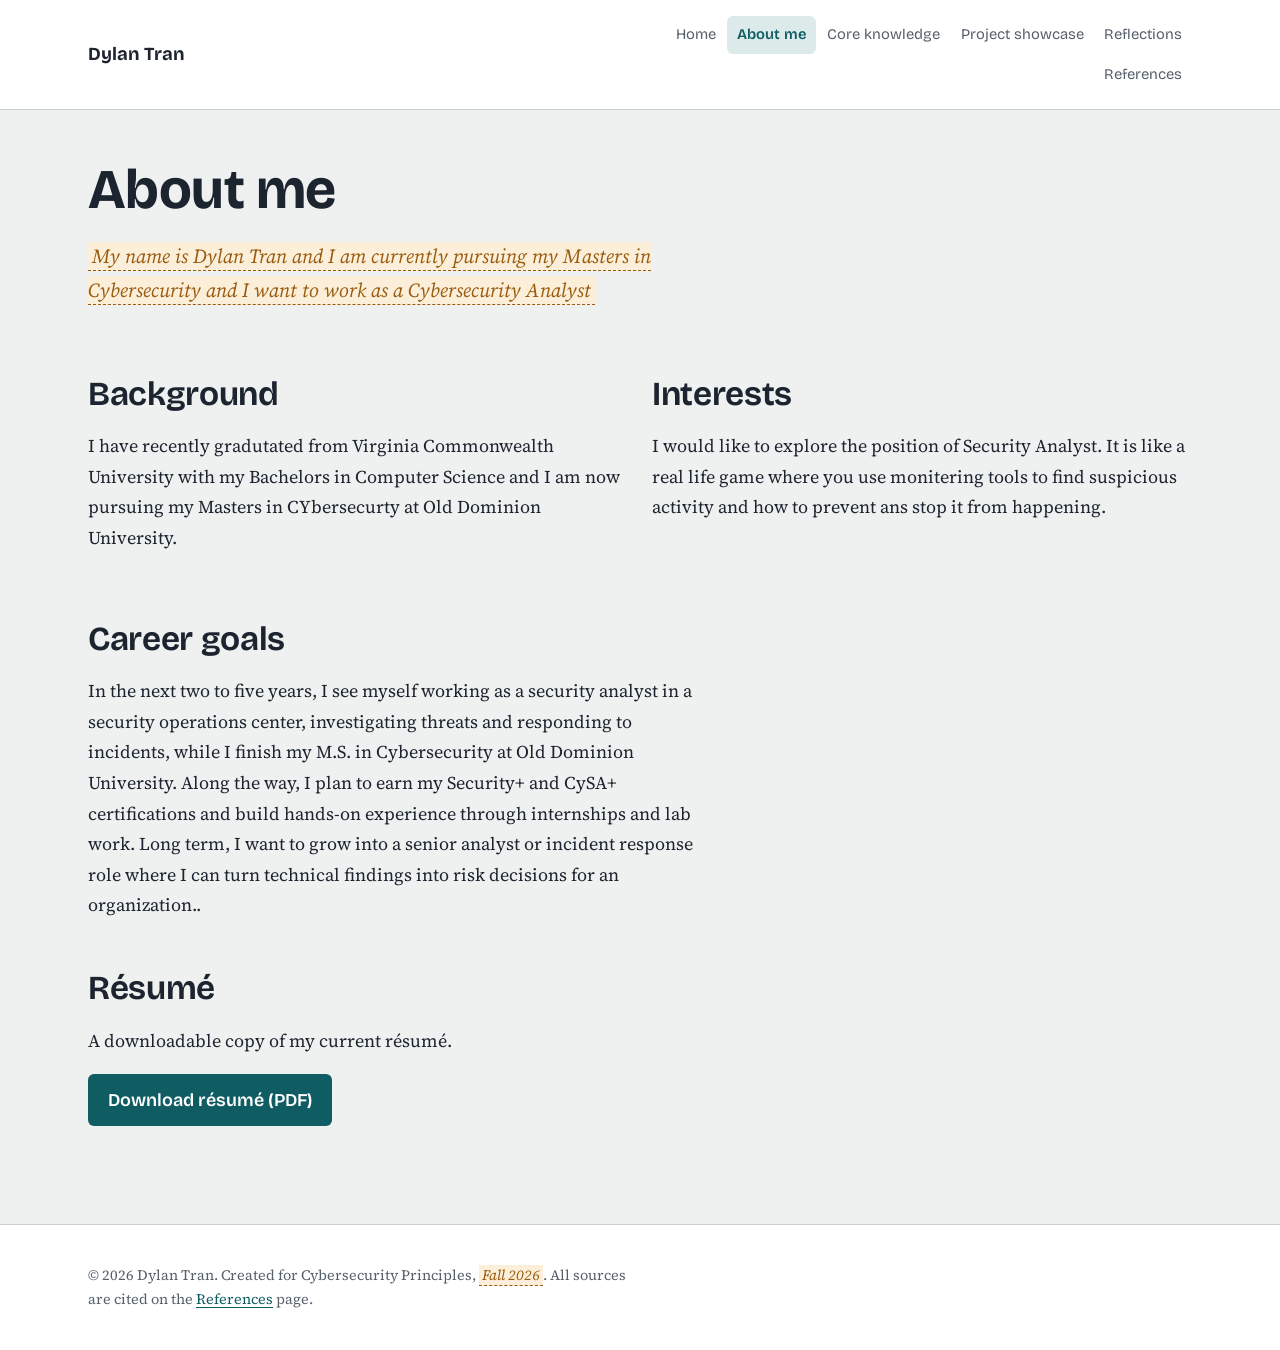
<file: eportfolio/about.html>
<!DOCTYPE html>
<html lang="en">
<head>
  <meta charset="utf-8">
  <meta name="viewport" content="width=device-width, initial-scale=1">
  <title>About me | Dylan Tran, Cybersecurity ePortfolio</title>
  <meta name="description" content="Cybersecurity Principles ePortfolio by Dylan Tran.">
  <link rel="preconnect" href="https://fonts.googleapis.com">
  <link rel="preconnect" href="https://fonts.gstatic.com" crossorigin>
  <link href="https://fonts.googleapis.com/css2?family=Bricolage+Grotesque:opsz,wght@12..96,400;12..96,600;12..96,700&family=Source+Serif+4:ital,opsz,wght@0,8..60,400;0,8..60,600;1,8..60,400&display=swap" rel="stylesheet">
  <link rel="stylesheet" href="style.css">
</head>
<body>
  <a class="skip-link" href="#main">Skip to content</a>
  <header class="site-header">
    <div class="inner">
      <a class="site-name" href="index.html">Dylan Tran</a>
      <nav class="site-nav" aria-label="Main">
        <ul>
        <li><a href="index.html">Home</a></li>
        <li><a href="about.html" aria-current="page">About me</a></li>
        <li><a href="knowledge.html">Core knowledge</a></li>
        <li><a href="project.html">Project showcase</a></li>
        <li><a href="reflections.html">Reflections</a></li>
        <li><a href="references.html">References</a></li>
        </ul>
      </nav>
    </div>
  </header>

  <main id="main">
    <h1>About me</h1>
    <p class="page-intro"><span class="fill">My name is Dylan Tran and I am currently pursuing my Masters in Cybersecurity and I want to work as a Cybersecurity Analyst</span></p>

    <div class="two-col">
      <section>
        <h2>Background</h2>
        <p>I have recently gradutated from Virginia Commonwealth University with my Bachelors in Computer Science and I am now pursuing my Masters in CYbersecurty at Old Dominion University.</span></p>
      </section>
      <section>
        <h2>Interests</h2>
        <p>I would like to explore the position of Security Analyst. It is like a real life game where you use monitering tools to find suspicious activity and how to prevent ans stop it from happening.</span></p>
      </section>
    </div>

    <h2>Career goals</h2>
    <p>In the next two to five years, I see myself working as a security analyst in a security operations center, investigating threats and responding to incidents, while I finish my M.S. in Cybersecurity at Old Dominion University. Along the way, I plan to earn my Security+ and CySA+ certifications and build hands-on experience through internships and lab work. Long term, I want to grow into a senior analyst or incident response role where I can turn technical findings into risk decisions for an organization..</span></p>

    <h2>Résumé</h2>
    <p>A downloadable copy of my current résumé.</p>
    <!-- Optional: save your résumé as resume.pdf in this folder. Delete this section if you skip it. -->
    <p><a class="button" href="resume.pdf" download>Download résumé (PDF)</a></p>
  </main>

  <footer class="site-footer">
    <div class="inner">
      <p>&copy; 2026 Dylan Tran. Created for Cybersecurity Principles, <span class="fill">Fall 2026</span>. All sources are cited on the <a href="references.html">References</a> page.</p>
    </div>
  </footer>
</body>
</html>
</file>
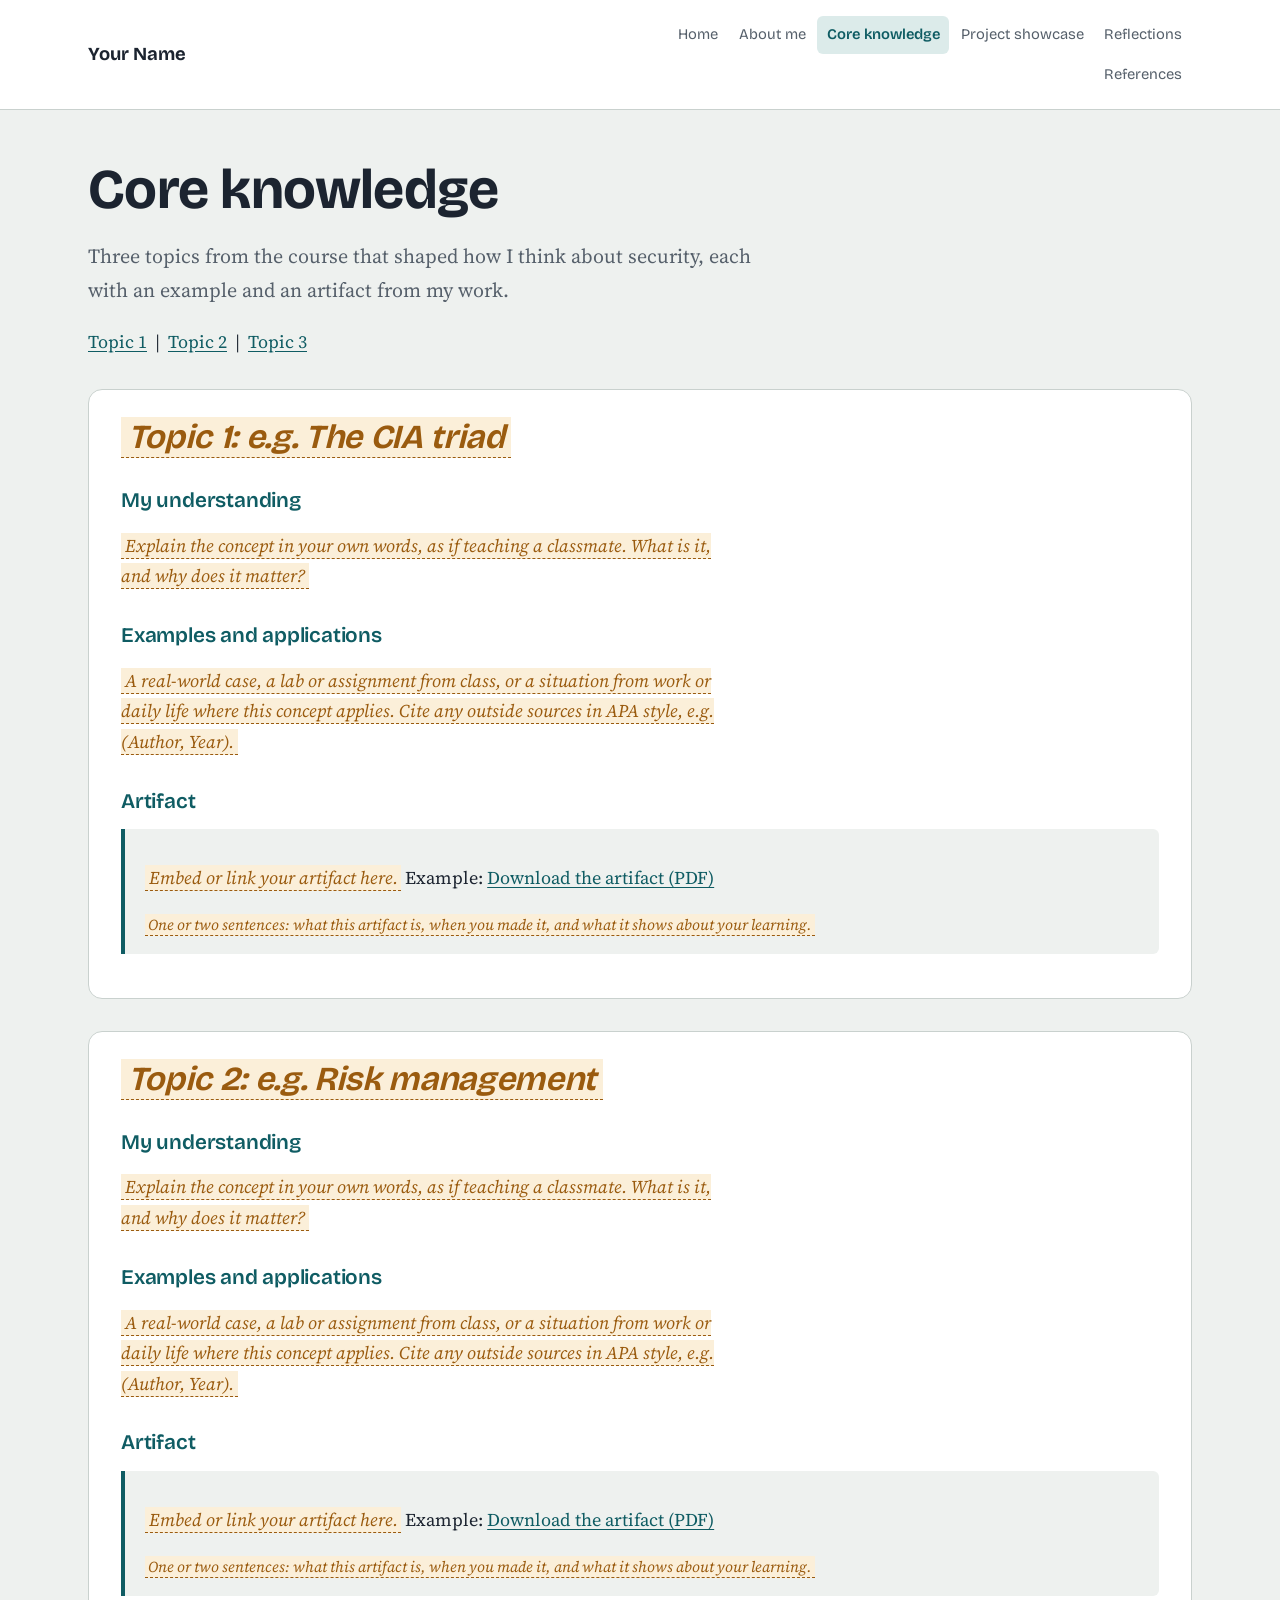
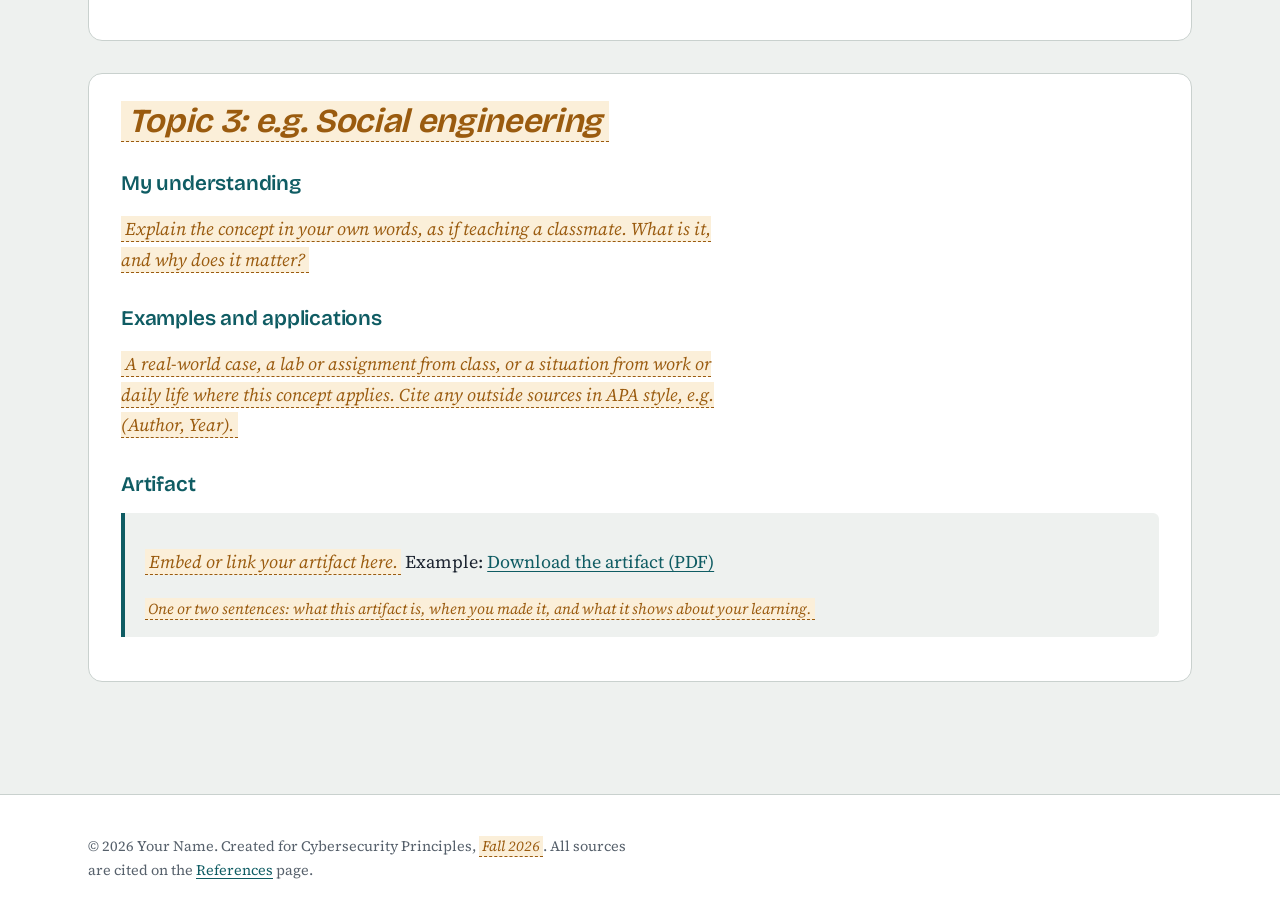
<file: eportfolio/knowledge.html>
<!DOCTYPE html>
<html lang="en">
<head>
  <meta charset="utf-8">
  <meta name="viewport" content="width=device-width, initial-scale=1">
  <title>Core knowledge | Your Name, Cybersecurity ePortfolio</title>
  <meta name="description" content="Cybersecurity Principles ePortfolio by Your Name.">
  <link rel="preconnect" href="https://fonts.googleapis.com">
  <link rel="preconnect" href="https://fonts.gstatic.com" crossorigin>
  <link href="https://fonts.googleapis.com/css2?family=Bricolage+Grotesque:opsz,wght@12..96,400;12..96,600;12..96,700&family=Source+Serif+4:ital,opsz,wght@0,8..60,400;0,8..60,600;1,8..60,400&display=swap" rel="stylesheet">
  <link rel="stylesheet" href="style.css">
</head>
<body>
  <a class="skip-link" href="#main">Skip to content</a>
  <header class="site-header">
    <div class="inner">
      <a class="site-name" href="index.html">Your Name</a>
      <nav class="site-nav" aria-label="Main">
        <ul>
        <li><a href="index.html">Home</a></li>
        <li><a href="about.html">About me</a></li>
        <li><a href="knowledge.html" aria-current="page">Core knowledge</a></li>
        <li><a href="project.html">Project showcase</a></li>
        <li><a href="reflections.html">Reflections</a></li>
        <li><a href="references.html">References</a></li>
        </ul>
      </nav>
    </div>
  </header>

  <main id="main">
    <h1>Core knowledge</h1>
    <p class="page-intro">Three topics from the course that shaped how I think about security, each with an example and an artifact from my work.</p>

    <nav aria-label="Topics on this page">
      <p><a href="#topic-1">Topic 1</a> &nbsp;|&nbsp; <a href="#topic-2">Topic 2</a> &nbsp;|&nbsp; <a href="#topic-3">Topic 3</a></p>
    </nav>

    <article class="topic" id="topic-1">
      <h2><span class="fill">Topic 1: e.g. The CIA triad</span></h2>

      <h3>My understanding</h3>
      <p><span class="fill">Explain the concept in your own words, as if teaching a classmate. What is it, and why does it matter?</span></p>

      <h3>Examples and applications</h3>
      <p><span class="fill">A real-world case, a lab or assignment from class, or a situation from work or daily life where this concept applies. Cite any outside sources in APA style, e.g. (Author, Year).</span></p>

      <h3>Artifact</h3>
      <figure class="artifact">
        <!-- Swap in your artifact: an image (screenshot, infographic), an embedded slide deck, a linked essay, or a code block -->
        <p><span class="fill">Embed or link your artifact here.</span> Example: <a href="artifacts/topic1-artifact.pdf">Download the artifact (PDF)</a></p>
        <figcaption><span class="fill">One or two sentences: what this artifact is, when you made it, and what it shows about your learning.</span></figcaption>
      </figure>
    </article>

    <article class="topic" id="topic-2">
      <h2><span class="fill">Topic 2: e.g. Risk management</span></h2>

      <h3>My understanding</h3>
      <p><span class="fill">Explain the concept in your own words, as if teaching a classmate. What is it, and why does it matter?</span></p>

      <h3>Examples and applications</h3>
      <p><span class="fill">A real-world case, a lab or assignment from class, or a situation from work or daily life where this concept applies. Cite any outside sources in APA style, e.g. (Author, Year).</span></p>

      <h3>Artifact</h3>
      <figure class="artifact">
        <!-- Swap in your artifact: an image (screenshot, infographic), an embedded slide deck, a linked essay, or a code block -->
        <p><span class="fill">Embed or link your artifact here.</span> Example: <a href="artifacts/topic2-artifact.pdf">Download the artifact (PDF)</a></p>
        <figcaption><span class="fill">One or two sentences: what this artifact is, when you made it, and what it shows about your learning.</span></figcaption>
      </figure>
    </article>

    <article class="topic" id="topic-3">
      <h2><span class="fill">Topic 3: e.g. Social engineering</span></h2>

      <h3>My understanding</h3>
      <p><span class="fill">Explain the concept in your own words, as if teaching a classmate. What is it, and why does it matter?</span></p>

      <h3>Examples and applications</h3>
      <p><span class="fill">A real-world case, a lab or assignment from class, or a situation from work or daily life where this concept applies. Cite any outside sources in APA style, e.g. (Author, Year).</span></p>

      <h3>Artifact</h3>
      <figure class="artifact">
        <!-- Swap in your artifact: an image (screenshot, infographic), an embedded slide deck, a linked essay, or a code block -->
        <p><span class="fill">Embed or link your artifact here.</span> Example: <a href="artifacts/topic3-artifact.pdf">Download the artifact (PDF)</a></p>
        <figcaption><span class="fill">One or two sentences: what this artifact is, when you made it, and what it shows about your learning.</span></figcaption>
      </figure>
    </article>

    <!-- Code snippet artifact example, if one of your artifacts is code:
    <pre><code># paste your script here
    </code></pre>
    -->
  </main>

  <footer class="site-footer">
    <div class="inner">
      <p>&copy; 2026 Your Name. Created for Cybersecurity Principles, <span class="fill">Fall 2026</span>. All sources are cited on the <a href="references.html">References</a> page.</p>
    </div>
  </footer>
</body>
</html>
</file>
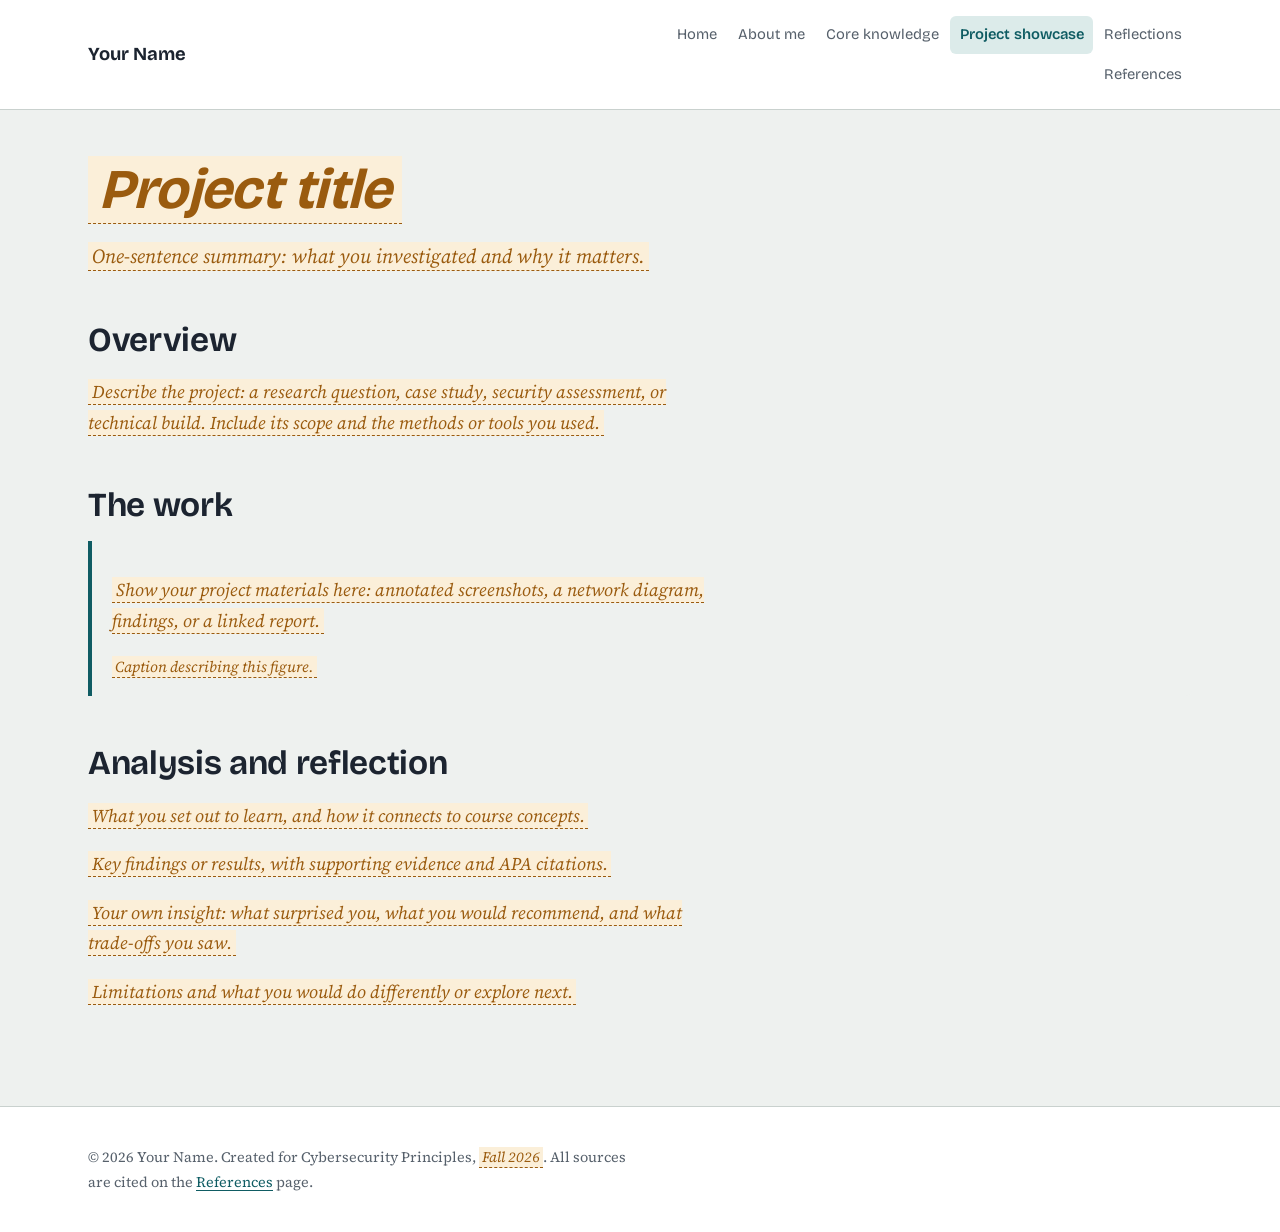
<file: eportfolio/project.html>
<!DOCTYPE html>
<html lang="en">
<head>
  <meta charset="utf-8">
  <meta name="viewport" content="width=device-width, initial-scale=1">
  <title>Project showcase | Your Name, Cybersecurity ePortfolio</title>
  <meta name="description" content="Cybersecurity Principles ePortfolio by Your Name.">
  <link rel="preconnect" href="https://fonts.googleapis.com">
  <link rel="preconnect" href="https://fonts.gstatic.com" crossorigin>
  <link href="https://fonts.googleapis.com/css2?family=Bricolage+Grotesque:opsz,wght@12..96,400;12..96,600;12..96,700&family=Source+Serif+4:ital,opsz,wght@0,8..60,400;0,8..60,600;1,8..60,400&display=swap" rel="stylesheet">
  <link rel="stylesheet" href="style.css">
</head>
<body>
  <a class="skip-link" href="#main">Skip to content</a>
  <header class="site-header">
    <div class="inner">
      <a class="site-name" href="index.html">Your Name</a>
      <nav class="site-nav" aria-label="Main">
        <ul>
        <li><a href="index.html">Home</a></li>
        <li><a href="about.html">About me</a></li>
        <li><a href="knowledge.html">Core knowledge</a></li>
        <li><a href="project.html" aria-current="page">Project showcase</a></li>
        <li><a href="reflections.html">Reflections</a></li>
        <li><a href="references.html">References</a></li>
        </ul>
      </nav>
    </div>
  </header>

  <main id="main">
    <h1><span class="fill">Project title</span></h1>
    <p class="page-intro"><span class="fill">One-sentence summary: what you investigated and why it matters.</span></p>

    <section>
      <h2>Overview</h2>
      <p><span class="fill">Describe the project: a research question, case study, security assessment, or technical build. Include its scope and the methods or tools you used.</span></p>
    </section>

    <section>
      <h2>The work</h2>
      <figure class="artifact">
        <!-- Screenshots, diagrams, findings tables, or a link to a full report -->
        <p><span class="fill">Show your project materials here: annotated screenshots, a network diagram, findings, or a linked report.</span></p>
        <figcaption><span class="fill">Caption describing this figure.</span></figcaption>
      </figure>
    </section>

    <section>
      <h2>Analysis and reflection</h2>
      <!-- REQUIRED: 500 to 800 words. Suggested flow below; replace each paragraph. -->
      <p><span class="fill">What you set out to learn, and how it connects to course concepts.</span></p>
      <p><span class="fill">Key findings or results, with supporting evidence and APA citations.</span></p>
      <p><span class="fill">Your own insight: what surprised you, what you would recommend, and what trade-offs you saw.</span></p>
      <p><span class="fill">Limitations and what you would do differently or explore next.</span></p>
    </section>
  </main>

  <footer class="site-footer">
    <div class="inner">
      <p>&copy; 2026 Your Name. Created for Cybersecurity Principles, <span class="fill">Fall 2026</span>. All sources are cited on the <a href="references.html">References</a> page.</p>
    </div>
  </footer>
</body>
</html>
</file>
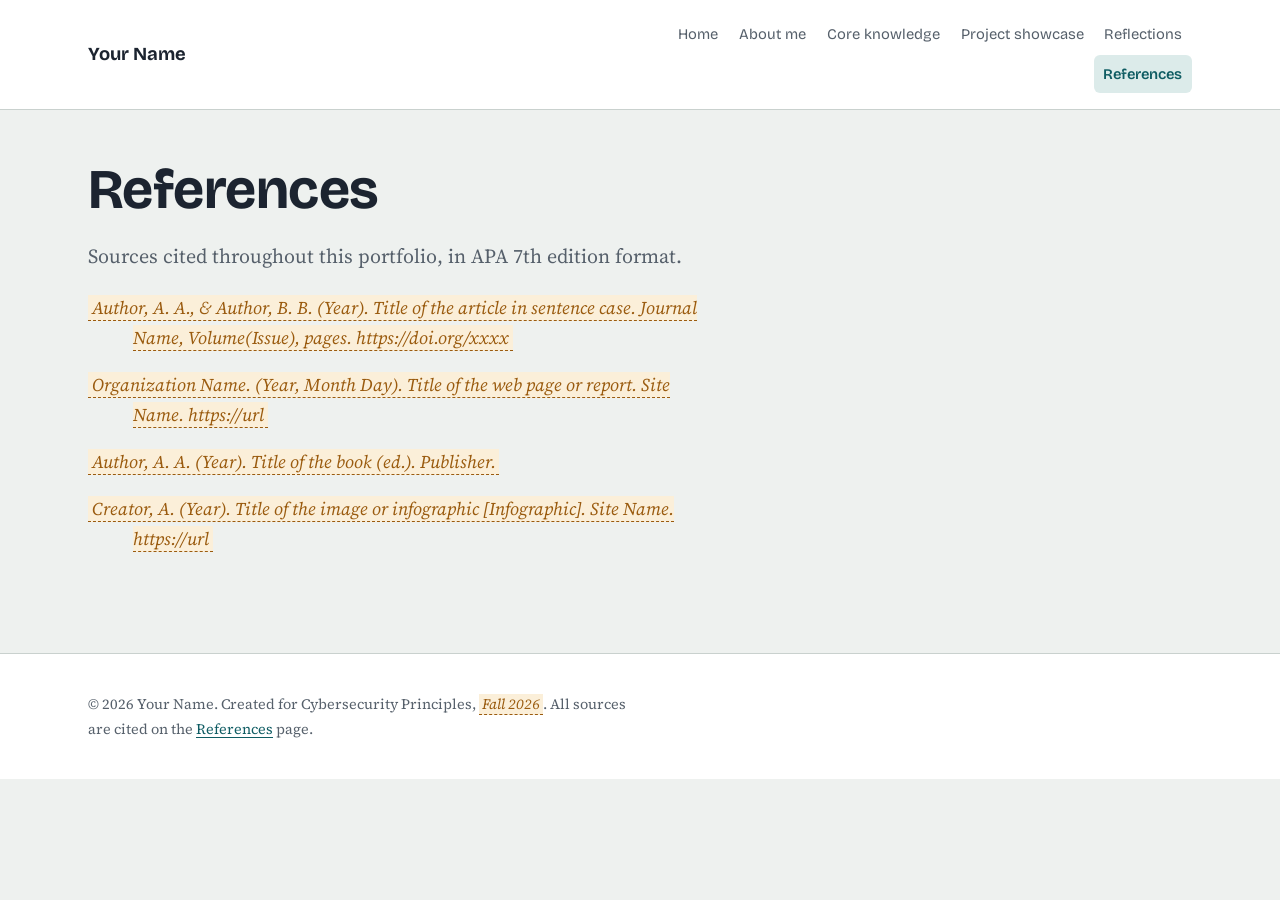
<file: eportfolio/references.html>
<!DOCTYPE html>
<html lang="en">
<head>
  <meta charset="utf-8">
  <meta name="viewport" content="width=device-width, initial-scale=1">
  <title>References | Your Name, Cybersecurity ePortfolio</title>
  <meta name="description" content="Cybersecurity Principles ePortfolio by Your Name.">
  <link rel="preconnect" href="https://fonts.googleapis.com">
  <link rel="preconnect" href="https://fonts.gstatic.com" crossorigin>
  <link href="https://fonts.googleapis.com/css2?family=Bricolage+Grotesque:opsz,wght@12..96,400;12..96,600;12..96,700&family=Source+Serif+4:ital,opsz,wght@0,8..60,400;0,8..60,600;1,8..60,400&display=swap" rel="stylesheet">
  <link rel="stylesheet" href="style.css">
</head>
<body>
  <a class="skip-link" href="#main">Skip to content</a>
  <header class="site-header">
    <div class="inner">
      <a class="site-name" href="index.html">Your Name</a>
      <nav class="site-nav" aria-label="Main">
        <ul>
        <li><a href="index.html">Home</a></li>
        <li><a href="about.html">About me</a></li>
        <li><a href="knowledge.html">Core knowledge</a></li>
        <li><a href="project.html">Project showcase</a></li>
        <li><a href="reflections.html">Reflections</a></li>
        <li><a href="references.html" aria-current="page">References</a></li>
        </ul>
      </nav>
    </div>
  </header>

  <main id="main">
    <h1>References</h1>
    <p class="page-intro">Sources cited throughout this portfolio, in APA 7th edition format.</p>

    <!-- Alphabetize by first author's last name. Replace the examples below with your actual sources. -->
    <ul class="references">
      <li><span class="fill">Author, A. A., &amp; Author, B. B. (Year). Title of the article in sentence case. <em>Journal Name, Volume</em>(Issue), pages. https://doi.org/xxxx</span></li>
      <li><span class="fill">Organization Name. (Year, Month Day). <em>Title of the web page or report</em>. Site Name. https://url</span></li>
      <li><span class="fill">Author, A. A. (Year). <em>Title of the book</em> (ed.). Publisher.</span></li>
      <li><span class="fill">Creator, A. (Year). <em>Title of the image or infographic</em> [Infographic]. Site Name. https://url</span></li>
    </ul>
  </main>

  <footer class="site-footer">
    <div class="inner">
      <p>&copy; 2026 Your Name. Created for Cybersecurity Principles, <span class="fill">Fall 2026</span>. All sources are cited on the <a href="references.html">References</a> page.</p>
    </div>
  </footer>
</body>
</html>
</file>
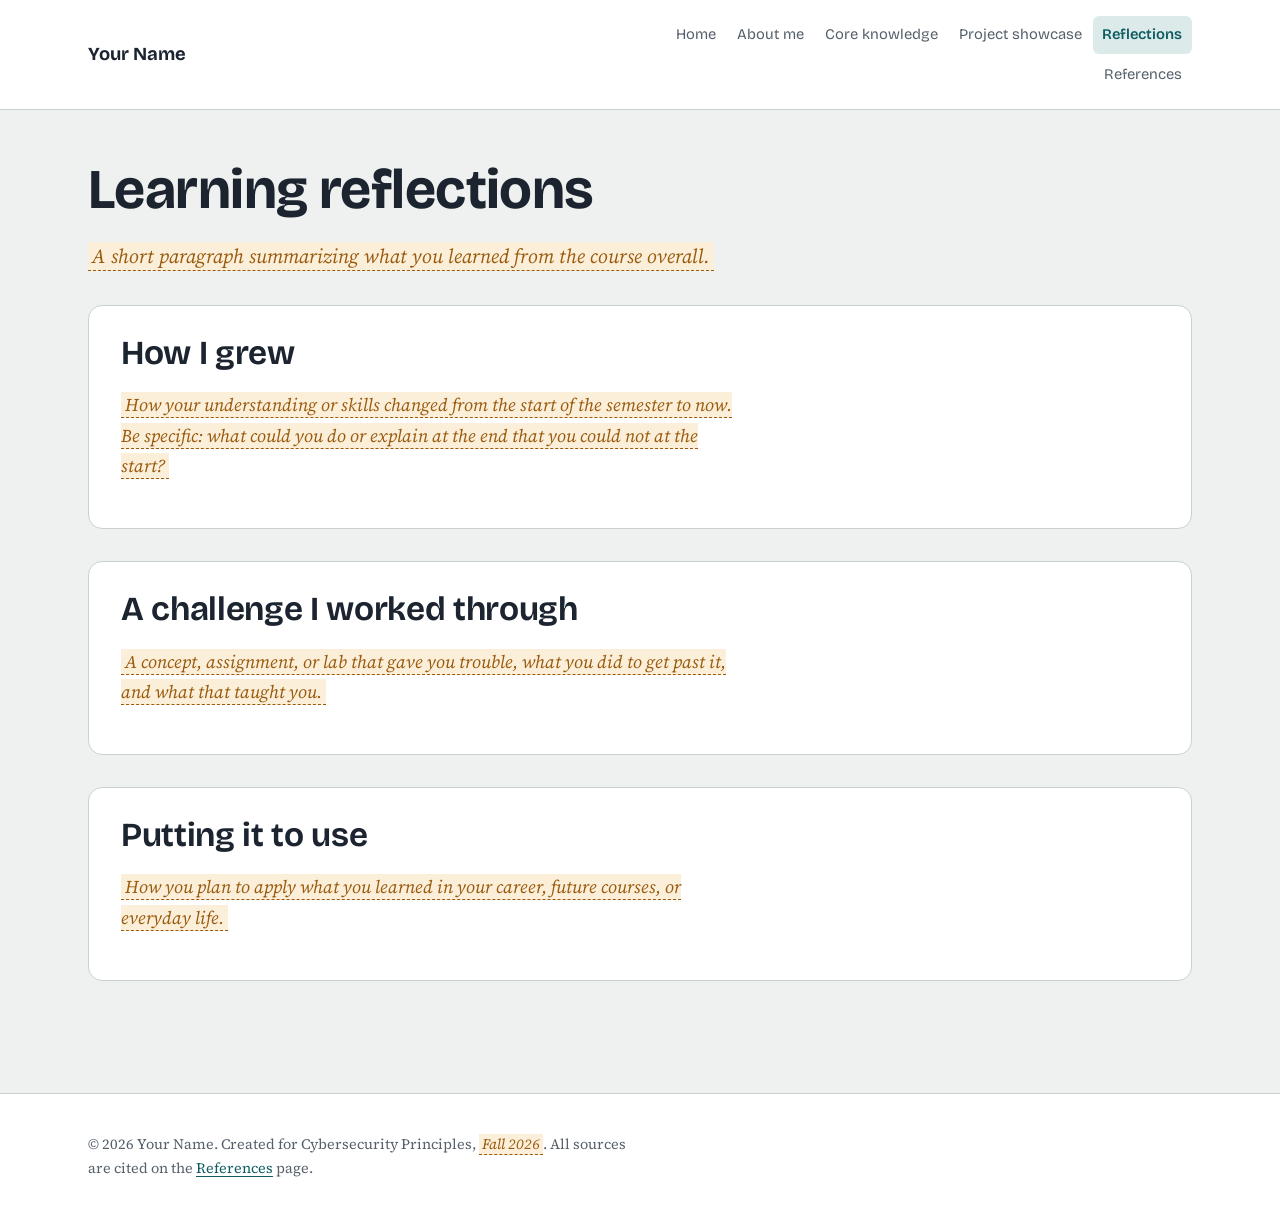
<file: eportfolio/reflections.html>
<!DOCTYPE html>
<html lang="en">
<head>
  <meta charset="utf-8">
  <meta name="viewport" content="width=device-width, initial-scale=1">
  <title>Learning reflections | Your Name, Cybersecurity ePortfolio</title>
  <meta name="description" content="Cybersecurity Principles ePortfolio by Your Name.">
  <link rel="preconnect" href="https://fonts.googleapis.com">
  <link rel="preconnect" href="https://fonts.gstatic.com" crossorigin>
  <link href="https://fonts.googleapis.com/css2?family=Bricolage+Grotesque:opsz,wght@12..96,400;12..96,600;12..96,700&family=Source+Serif+4:ital,opsz,wght@0,8..60,400;0,8..60,600;1,8..60,400&display=swap" rel="stylesheet">
  <link rel="stylesheet" href="style.css">
</head>
<body>
  <a class="skip-link" href="#main">Skip to content</a>
  <header class="site-header">
    <div class="inner">
      <a class="site-name" href="index.html">Your Name</a>
      <nav class="site-nav" aria-label="Main">
        <ul>
        <li><a href="index.html">Home</a></li>
        <li><a href="about.html">About me</a></li>
        <li><a href="knowledge.html">Core knowledge</a></li>
        <li><a href="project.html">Project showcase</a></li>
        <li><a href="reflections.html" aria-current="page">Reflections</a></li>
        <li><a href="references.html">References</a></li>
        </ul>
      </nav>
    </div>
  </header>

  <main id="main">
    <h1>Learning reflections</h1>
    <p class="page-intro"><span class="fill">A short paragraph summarizing what you learned from the course overall.</span></p>

    <article class="topic">
      <h2>How I grew</h2>
      <p><span class="fill">How your understanding or skills changed from the start of the semester to now. Be specific: what could you do or explain at the end that you could not at the start?</span></p>
    </article>

    <article class="topic">
      <h2>A challenge I worked through</h2>
      <p><span class="fill">A concept, assignment, or lab that gave you trouble, what you did to get past it, and what that taught you.</span></p>
    </article>

    <article class="topic">
      <h2>Putting it to use</h2>
      <p><span class="fill">How you plan to apply what you learned in your career, future courses, or everyday life.</span></p>
    </article>
  </main>

  <footer class="site-footer">
    <div class="inner">
      <p>&copy; 2026 Your Name. Created for Cybersecurity Principles, <span class="fill">Fall 2026</span>. All sources are cited on the <a href="references.html">References</a> page.</p>
    </div>
  </footer>
</body>
</html>
</file>
<file: style.css>
/* ===== ePortfolio styles ===== */
:root {
  --paper: #EEF1EF;
  --surface: #FFFFFF;
  --ink: #1C2430;
  --muted: #56606B;
  --line: #C9D1CE;
  --accent: #0F5C63;      /* deep teal */
  --accent-soft: #DCEBEA;
  --signal: #9A5B0F;      /* amber, for placeholders */
  --signal-soft: #FBEFD9;
  --radius-lg: 14px;
  --radius-sm: 6px;
  --measure: 68ch;
  --display: "Bricolage Grotesque", "Segoe UI", system-ui, sans-serif;
  --body: "Source Serif 4", Georgia, "Times New Roman", serif;
}
@media (prefers-color-scheme: dark) {
  :root {
    --paper: #141A20;
    --surface: #1C242C;
    --ink: #E6EAE8;
    --muted: #A3ADB5;
    --line: #34404A;
    --accent: #6CC3C9;
    --accent-soft: #1F3638;
    --signal: #E8B565;
    --signal-soft: #3A2D18;
  }
}

*, *::before, *::after { box-sizing: border-box; }
html { scroll-behavior: smooth; }
@media (prefers-reduced-motion: reduce) { html { scroll-behavior: auto; } }

body {
  margin: 0;
  background: var(--paper);
  color: var(--ink);
  font-family: var(--body);
  font-size: 1.125rem;
  line-height: 1.7;
}
img { max-width: 100%; height: auto; display: block; }
a { color: var(--accent); text-underline-offset: 3px; }
a:hover { text-decoration-thickness: 2px; }
:focus-visible { outline: 3px solid var(--accent); outline-offset: 3px; border-radius: 3px; }

.skip-link {
  position: absolute; left: 1rem; top: -3rem;
  background: var(--accent); color: var(--surface);
  padding: .5rem 1rem; border-radius: var(--radius-sm); z-index: 10;
}
.skip-link:focus { top: 1rem; }

h1, h2, h3 { font-family: var(--display); line-height: 1.15; letter-spacing: -0.01em; }
h1 { font-size: clamp(2.25rem, 5vw, 3.5rem); font-weight: 700; margin: 0 0 1rem; }
h2 { font-size: clamp(1.6rem, 3vw, 2.1rem); font-weight: 650; margin: 3rem 0 1rem; }
h3 { font-size: 1.3rem; font-weight: 600; margin: 2rem 0 .5rem; }
p, ul, ol { max-width: var(--measure); }

/* ----- Header & navigation ----- */
.site-header {
  background: var(--surface);
  border-bottom: 1px solid var(--line);
}
.site-header .inner {
  max-width: 72rem; margin: 0 auto; padding: 1rem 1.5rem;
  display: flex; flex-wrap: wrap; align-items: center; justify-content: space-between; gap: .75rem 2rem;
}
.site-name {
  font-family: var(--display); font-weight: 700; font-size: 1.15rem;
  color: var(--ink); text-decoration: none;
}
.site-nav ul {
  list-style: none; margin: 0; padding: 0;
  display: flex; flex-wrap: wrap; gap: .1rem; justify-content: flex-end;
}
.site-nav a {
  display: block; padding: .4rem .6rem; border-radius: var(--radius-sm);
  font-family: var(--display); font-size: .92rem; color: var(--muted); text-decoration: none; white-space: nowrap;
}
.site-nav a:hover { color: var(--ink); background: var(--paper); }
.site-nav a[aria-current="page"] { color: var(--accent); background: var(--accent-soft); font-weight: 600; }

/* ----- Layout ----- */
main { max-width: 72rem; margin: 0 auto; padding: 3rem 1.5rem 5rem; }
.page-intro { font-size: 1.25rem; color: var(--muted); margin-top: 0; }

/* ----- Home hero ----- */
.hero {
  display: grid; grid-template-columns: minmax(0, 1fr) minmax(0, 1fr);
  gap: 3rem; align-items: center; margin-bottom: 2rem;
}
.hero-id { display: flex; gap: 1.25rem; align-items: center; margin-bottom: 1.5rem; }
.headshot {
  width: 112px; height: 112px; border-radius: 50%; object-fit: cover;
  border: 3px solid var(--surface); box-shadow: 0 0 0 1px var(--line);
}
.course-meta { margin: 0; font-family: var(--display); color: var(--muted); font-size: 1rem; line-height: 1.5; }
.course-meta strong { color: var(--ink); display: block; font-size: 1.1rem; }

/* Defense-in-depth navigation: nested layers */
.layers { list-style: none; margin: 0; padding: 0; max-width: none; }
.layers li { margin: 0; }
.layers a {
  display: block; text-decoration: none; color: var(--ink);
  background: var(--surface); border: 1px solid var(--line);
  border-radius: var(--radius-lg); padding: 1rem 1.25rem;
  transition: border-color .15s, background .15s;
}
.layers a:hover, .layers a:focus-visible { border-color: var(--accent); background: var(--accent-soft); }
.layers .layer-title { font-family: var(--display); font-weight: 650; font-size: 1.1rem; display: block; }
.layers .layer-desc { font-size: .95rem; color: var(--muted); line-height: 1.4; display: block; }
.layers li + li { margin-top: .5rem; }
.layers li:nth-child(2) { margin-left: 1.25rem; }
.layers li:nth-child(3) { margin-left: 2.5rem; }
.layers li:nth-child(4) { margin-left: 3.75rem; }
.layers li:nth-child(5) { margin-left: 5rem; }
.layers-caption { font-size: .9rem; color: var(--muted); margin: .75rem 0 0; }

/* ----- Content blocks ----- */
.topic {
  background: var(--surface); border: 1px solid var(--line);
  border-radius: var(--radius-lg); padding: 1.75rem 2rem; margin: 2rem 0;
}
.topic h2 { margin-top: 0; }
.topic h3 { color: var(--accent); }
.artifact {
  border-left: 4px solid var(--accent); background: var(--paper);
  padding: 1rem 1.25rem; border-radius: 0 var(--radius-sm) var(--radius-sm) 0; margin: 1rem 0;
}
.artifact figcaption { font-size: .95rem; color: var(--muted); margin-top: .5rem; }
pre {
  background: var(--ink); color: var(--paper); padding: 1rem 1.25rem;
  border-radius: var(--radius-sm); overflow-x: auto; font-size: .9rem; line-height: 1.5;
}
code { font-family: "JetBrains Mono", Consolas, monospace; }

.two-col { display: grid; grid-template-columns: 1fr 1fr; gap: 1.5rem; }
.button {
  display: inline-block; font-family: var(--display); font-weight: 600;
  background: var(--accent); color: var(--surface); text-decoration: none;
  padding: .65rem 1.25rem; border-radius: var(--radius-sm);
}
.button:hover { filter: brightness(1.1); }

/* APA references: hanging indent */
.references { list-style: none; padding: 0; }
.references li { padding-left: 2.5em; text-indent: -2.5em; margin-bottom: 1rem; }

/* Placeholder text you still need to replace.
   Delete the class="fill" spans as you write your own content. */
.fill {
  background: var(--signal-soft); color: var(--signal);
  border-bottom: 1px dashed var(--signal); padding: 0 .2em; font-style: italic;
}

/* ----- Footer ----- */
.site-footer {
  border-top: 1px solid var(--line); background: var(--surface);
  font-size: .9rem; color: var(--muted);
}
.site-footer .inner { max-width: 72rem; margin: 0 auto; padding: 1.5rem; }

/* ----- Mobile ----- */
@media (max-width: 760px) {
  .hero, .two-col { grid-template-columns: 1fr; gap: 2rem; }
  .layers li:nth-child(n) { margin-left: 0; }
  .topic { padding: 1.25rem; }
  main { padding-top: 2rem; }
}
</file>
<file: eportfolio/style.css>
/* ===== ePortfolio styles ===== */
:root {
  --paper: #EEF1EF;
  --surface: #FFFFFF;
  --ink: #1C2430;
  --muted: #56606B;
  --line: #C9D1CE;
  --accent: #0F5C63;      /* deep teal */
  --accent-soft: #DCEBEA;
  --signal: #9A5B0F;      /* amber, for placeholders */
  --signal-soft: #FBEFD9;
  --radius-lg: 14px;
  --radius-sm: 6px;
  --measure: 68ch;
  --display: "Bricolage Grotesque", "Segoe UI", system-ui, sans-serif;
  --body: "Source Serif 4", Georgia, "Times New Roman", serif;
}
@media (prefers-color-scheme: dark) {
  :root {
    --paper: #141A20;
    --surface: #1C242C;
    --ink: #E6EAE8;
    --muted: #A3ADB5;
    --line: #34404A;
    --accent: #6CC3C9;
    --accent-soft: #1F3638;
    --signal: #E8B565;
    --signal-soft: #3A2D18;
  }
}

*, *::before, *::after { box-sizing: border-box; }
html { scroll-behavior: smooth; }
@media (prefers-reduced-motion: reduce) { html { scroll-behavior: auto; } }

body {
  margin: 0;
  background: var(--paper);
  color: var(--ink);
  font-family: var(--body);
  font-size: 1.125rem;
  line-height: 1.7;
}
img { max-width: 100%; height: auto; display: block; }
a { color: var(--accent); text-underline-offset: 3px; }
a:hover { text-decoration-thickness: 2px; }
:focus-visible { outline: 3px solid var(--accent); outline-offset: 3px; border-radius: 3px; }

.skip-link {
  position: absolute; left: 1rem; top: -3rem;
  background: var(--accent); color: var(--surface);
  padding: .5rem 1rem; border-radius: var(--radius-sm); z-index: 10;
}
.skip-link:focus { top: 1rem; }

h1, h2, h3 { font-family: var(--display); line-height: 1.15; letter-spacing: -0.01em; }
h1 { font-size: clamp(2.25rem, 5vw, 3.5rem); font-weight: 700; margin: 0 0 1rem; }
h2 { font-size: clamp(1.6rem, 3vw, 2.1rem); font-weight: 650; margin: 3rem 0 1rem; }
h3 { font-size: 1.3rem; font-weight: 600; margin: 2rem 0 .5rem; }
p, ul, ol { max-width: var(--measure); }

/* ----- Header & navigation ----- */
.site-header {
  background: var(--surface);
  border-bottom: 1px solid var(--line);
}
.site-header .inner {
  max-width: 72rem; margin: 0 auto; padding: 1rem 1.5rem;
  display: flex; flex-wrap: wrap; align-items: center; justify-content: space-between; gap: .75rem 2rem;
}
.site-name {
  font-family: var(--display); font-weight: 700; font-size: 1.15rem;
  color: var(--ink); text-decoration: none;
}
.site-nav ul {
  list-style: none; margin: 0; padding: 0;
  display: flex; flex-wrap: wrap; gap: .1rem; justify-content: flex-end;
}
.site-nav a {
  display: block; padding: .4rem .6rem; border-radius: var(--radius-sm);
  font-family: var(--display); font-size: .92rem; color: var(--muted); text-decoration: none; white-space: nowrap;
}
.site-nav a:hover { color: var(--ink); background: var(--paper); }
.site-nav a[aria-current="page"] { color: var(--accent); background: var(--accent-soft); font-weight: 600; }

/* ----- Layout ----- */
main { max-width: 72rem; margin: 0 auto; padding: 3rem 1.5rem 5rem; }
.page-intro { font-size: 1.25rem; color: var(--muted); margin-top: 0; }

/* ----- Home hero ----- */
.hero {
  display: grid; grid-template-columns: minmax(0, 1fr) minmax(0, 1fr);
  gap: 3rem; align-items: center; margin-bottom: 2rem;
}
.hero-id { display: flex; gap: 1.25rem; align-items: center; margin-bottom: 1.5rem; }
.headshot {
  width: 112px; height: 112px; border-radius: 50%; object-fit: cover;
  border: 3px solid var(--surface); box-shadow: 0 0 0 1px var(--line);
}
.course-meta { margin: 0; font-family: var(--display); color: var(--muted); font-size: 1rem; line-height: 1.5; }
.course-meta strong { color: var(--ink); display: block; font-size: 1.1rem; }

/* Defense-in-depth navigation: nested layers */
.layers { list-style: none; margin: 0; padding: 0; max-width: none; }
.layers li { margin: 0; }
.layers a {
  display: block; text-decoration: none; color: var(--ink);
  background: var(--surface); border: 1px solid var(--line);
  border-radius: var(--radius-lg); padding: 1rem 1.25rem;
  transition: border-color .15s, background .15s;
}
.layers a:hover, .layers a:focus-visible { border-color: var(--accent); background: var(--accent-soft); }
.layers .layer-title { font-family: var(--display); font-weight: 650; font-size: 1.1rem; display: block; }
.layers .layer-desc { font-size: .95rem; color: var(--muted); line-height: 1.4; display: block; }
.layers li + li { margin-top: .5rem; }
.layers li:nth-child(2) { margin-left: 1.25rem; }
.layers li:nth-child(3) { margin-left: 2.5rem; }
.layers li:nth-child(4) { margin-left: 3.75rem; }
.layers li:nth-child(5) { margin-left: 5rem; }
.layers-caption { font-size: .9rem; color: var(--muted); margin: .75rem 0 0; }

/* ----- Content blocks ----- */
.topic {
  background: var(--surface); border: 1px solid var(--line);
  border-radius: var(--radius-lg); padding: 1.75rem 2rem; margin: 2rem 0;
}
.topic h2 { margin-top: 0; }
.topic h3 { color: var(--accent); }
.artifact {
  border-left: 4px solid var(--accent); background: var(--paper);
  padding: 1rem 1.25rem; border-radius: 0 var(--radius-sm) var(--radius-sm) 0; margin: 1rem 0;
}
.artifact figcaption { font-size: .95rem; color: var(--muted); margin-top: .5rem; }
pre {
  background: var(--ink); color: var(--paper); padding: 1rem 1.25rem;
  border-radius: var(--radius-sm); overflow-x: auto; font-size: .9rem; line-height: 1.5;
}
code { font-family: "JetBrains Mono", Consolas, monospace; }

.two-col { display: grid; grid-template-columns: 1fr 1fr; gap: 1.5rem; }
.button {
  display: inline-block; font-family: var(--display); font-weight: 600;
  background: var(--accent); color: var(--surface); text-decoration: none;
  padding: .65rem 1.25rem; border-radius: var(--radius-sm);
}
.button:hover { filter: brightness(1.1); }

/* APA references: hanging indent */
.references { list-style: none; padding: 0; }
.references li { padding-left: 2.5em; text-indent: -2.5em; margin-bottom: 1rem; }

/* Placeholder text you still need to replace.
   Delete the class="fill" spans as you write your own content. */
.fill {
  background: var(--signal-soft); color: var(--signal);
  border-bottom: 1px dashed var(--signal); padding: 0 .2em; font-style: italic;
}

/* ----- Footer ----- */
.site-footer {
  border-top: 1px solid var(--line); background: var(--surface);
  font-size: .9rem; color: var(--muted);
}
.site-footer .inner { max-width: 72rem; margin: 0 auto; padding: 1.5rem; }

/* ----- Mobile ----- */
@media (max-width: 760px) {
  .hero, .two-col { grid-template-columns: 1fr; gap: 2rem; }
  .layers li:nth-child(n) { margin-left: 0; }
  .topic { padding: 1.25rem; }
  main { padding-top: 2rem; }
}
</file>
